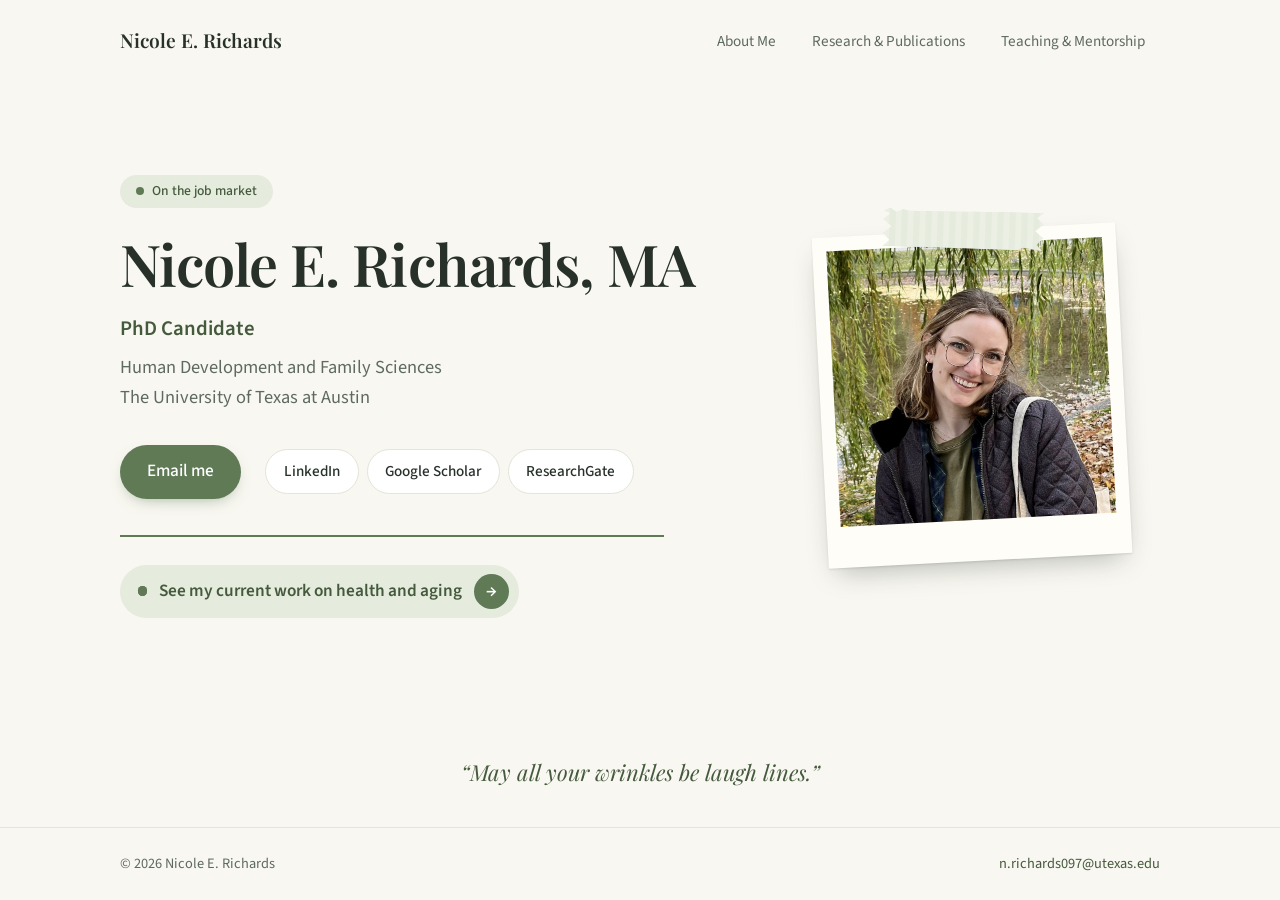
<file: index.html>
<!DOCTYPE html>
<html lang="en">
<head>
  <meta charset="UTF-8">
  <meta name="viewport" content="width=device-width, initial-scale=1.0">
  <title>Nicole E. Richards, MA</title>
  <meta name="description" content="Nicole E. Richards, Human Development and Family Sciences, The University of Texas at Austin. On the job market.">
  <link rel="preconnect" href="https://fonts.googleapis.com">
  <link rel="preconnect" href="https://fonts.gstatic.com" crossorigin>
  <link href="https://fonts.googleapis.com/css2?family=Playfair+Display:wght@500;600&family=Source+Sans+3:wght@400;500;600;700&display=swap" rel="stylesheet">
  <link rel="stylesheet" href="style.css">
</head>
<body>
  <header class="site-header">
    <a class="site-name" href="index.html">Nicole E. Richards</a>
    <nav class="site-nav" aria-label="Main">
      <a href="about.html">About Me</a>
      <a href="research.html">Research &amp; Publications</a>
      <a href="teaching.html">Teaching &amp; Mentorship</a>
    </nav>
  </header>

  <main class="home">
    <div class="home-text">
      <p class="badge">On the job market</p>

      <h1>Nicole E. Richards, MA</h1>

      <p class="role">PhD Candidate</p>

      <p class="affiliation">
        Human Development and Family Sciences<br>
        The University of Texas at Austin
      </p>

      <div class="home-actions">
        <a class="email-btn" href="mailto:n.richards097@utexas.edu">Email me</a>
        <nav class="profiles" aria-label="Profiles">
          <a href="https://www.linkedin.com/in/nicolerichards28/" target="_blank" rel="noopener">LinkedIn</a>
          <a href="https://scholar.google.com/citations?user=Cyvttq0AAAAJ&amp;hl=en" target="_blank" rel="noopener">Google Scholar</a>
          <a href="https://www.researchgate.net/profile/Nicole-Richards-19" target="_blank" rel="noopener">ResearchGate</a>
        </nav>
      </div>

      <hr class="home-divider">

      <a class="work-bubble" href="research.html">
        <span class="pulse" aria-hidden="true"></span>
        <span class="work-label">See my current work on health and aging</span>
        <span class="work-arrow" aria-hidden="true">→</span>
      </a>
    </div>

    <div class="photo">
      <div class="photo-frame">
        <span class="tape" aria-hidden="true"></span>
        <img src="photo.jpg" alt="Nicole E. Richards smiling outdoors under a willow tree" width="900" height="900">
      </div>
    </div>
  </main>
  <aside class="closing-quote">
    <p>“May all your wrinkles be laugh lines.”</p>
  </aside>

  <footer class="site-footer">
    <div class="site-footer-inner">
      <span>© 2026 Nicole E. Richards</span>
      <a href="mailto:n.richards097@utexas.edu">n.richards097@utexas.edu</a>
    </div>
  </footer>
</body>
</html>
</file>
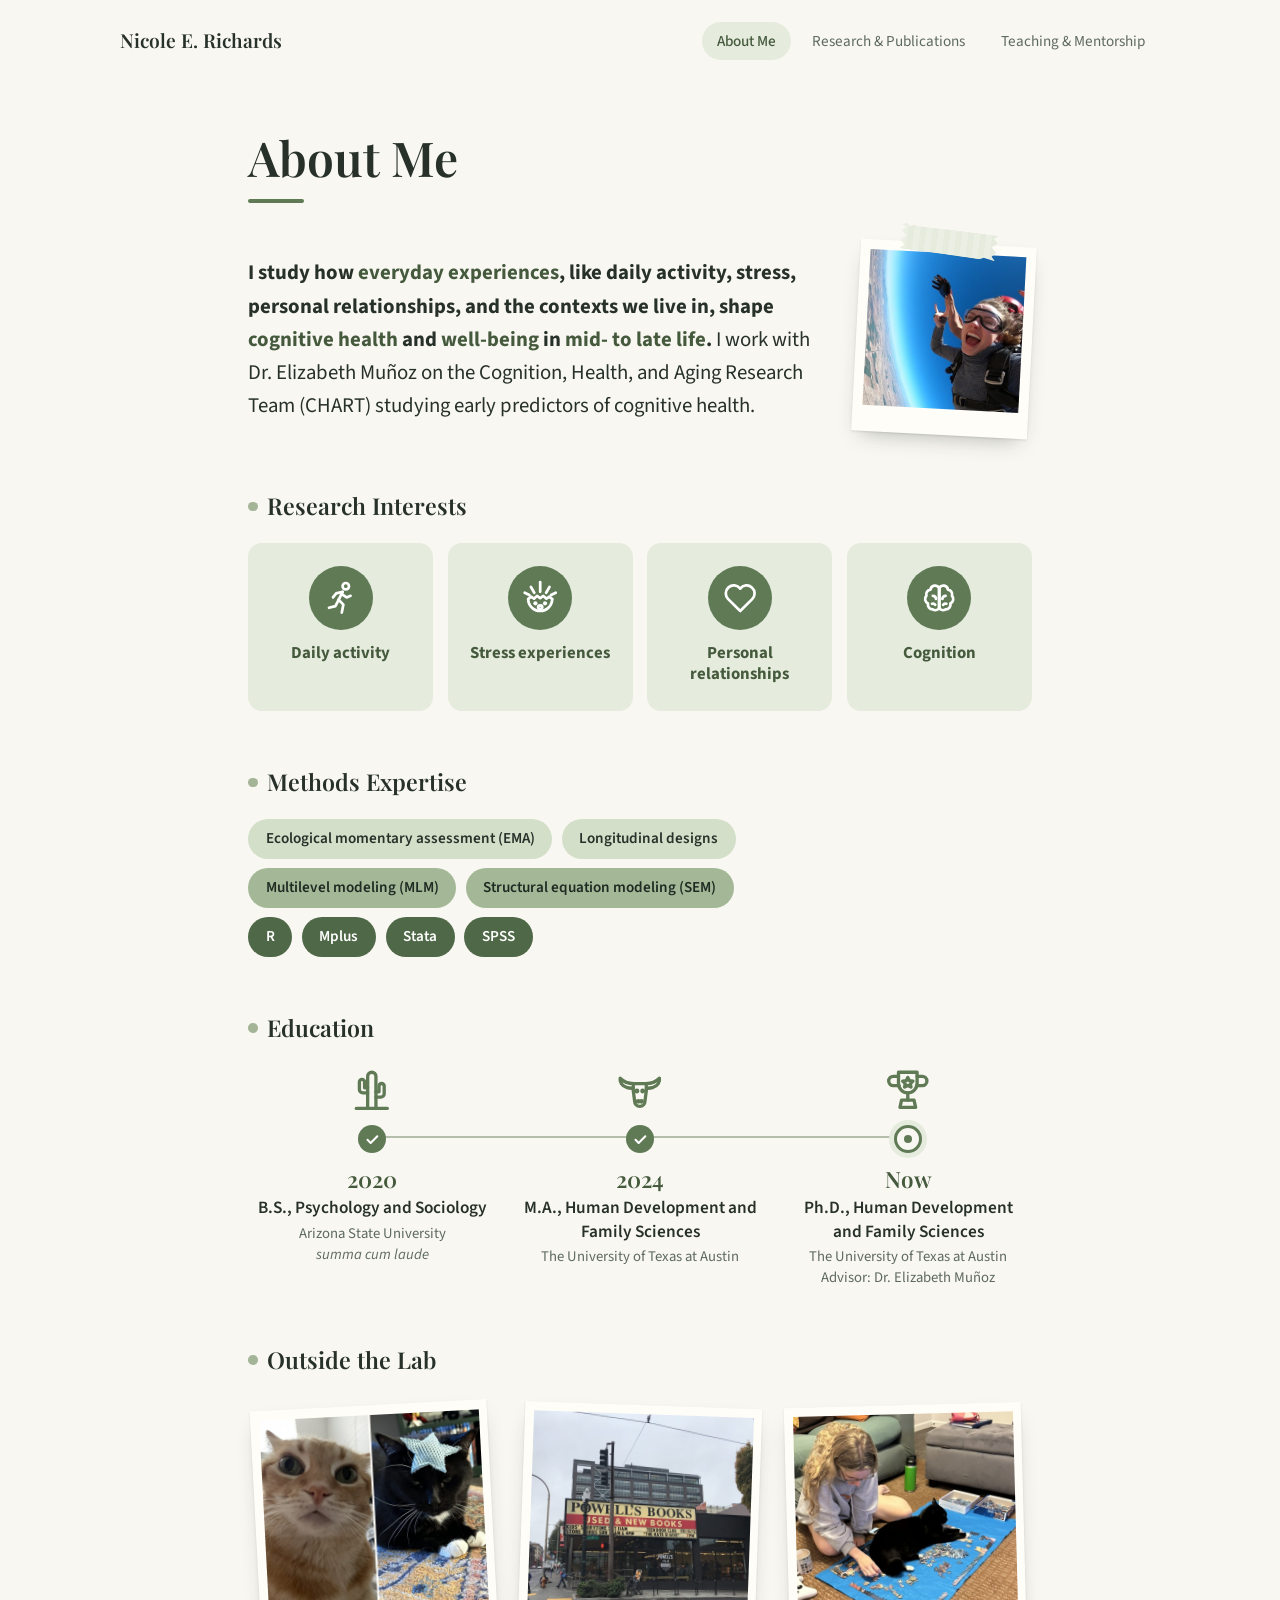
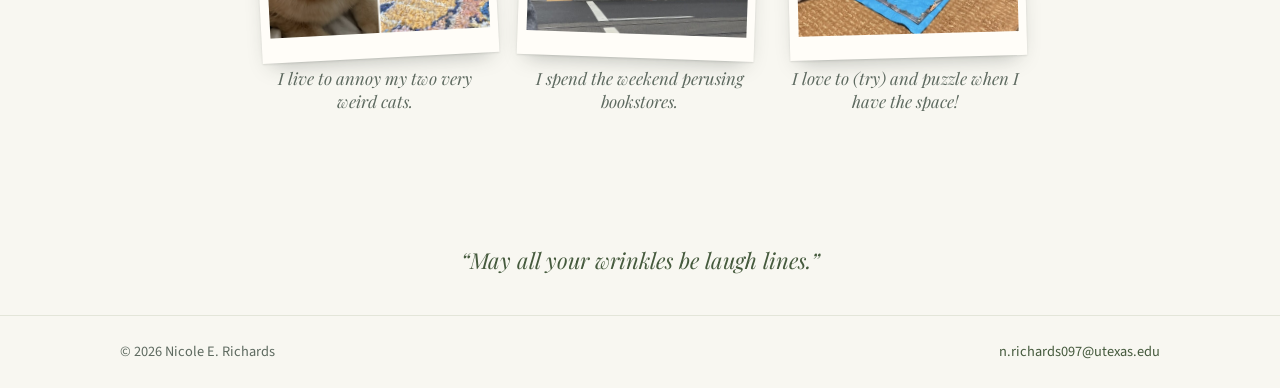
<file: about.html>
<!DOCTYPE html>
<html lang="en">
<head>
  <meta charset="UTF-8">
  <meta name="viewport" content="width=device-width, initial-scale=1.0">
  <title>About Me | Nicole E. Richards, MA</title>
  <link rel="preconnect" href="https://fonts.googleapis.com">
  <link rel="preconnect" href="https://fonts.gstatic.com" crossorigin>
  <link href="https://fonts.googleapis.com/css2?family=Playfair+Display:wght@500;600&family=Source+Sans+3:wght@400;500;600;700&display=swap" rel="stylesheet">
  <link rel="stylesheet" href="style.css">
</head>
<body>
  <header class="site-header">
    <a class="site-name" href="index.html">Nicole E. Richards</a>
    <nav class="site-nav" aria-label="Main">
      <a href="about.html" aria-current="page">About Me</a>
      <a href="research.html">Research &amp; Publications</a>
      <a href="teaching.html">Teaching &amp; Mentorship</a>
    </nav>
  </header>

  <main class="page about">
    <h1>About Me</h1>

    <section class="about-intro">
      <p class="lead">
        <strong class="lead-first">I study how <em>everyday experiences</em>, like daily activity, stress, personal relationships, and the contexts we live in, shape <em>cognitive health</em> and <em>well-being</em> in <em>mid- to late life</em>.</strong> I work with Dr. Elizabeth Muñoz on the Cognition, Health, and Aging Research Team (CHART) studying early predictors of cognitive health.
      </p>
      <div class="mini-photo">
        <span class="tape" aria-hidden="true"></span>
        <img src="images/skydive.jpg" alt="Nicole skydiving, smiling wide in goggles with the desert far below" width="700" height="700">
      </div>
    </section>


    <section>
      <h2>Research Interests</h2>
      <ul class="themes">
        <li id="interest-daily-activity">
          <a class="flip" href="research.html#daily-activity">
            <span class="flip-inner">
              <span class="flip-front">
                <span class="theme-icon"><svg viewBox="0 0 24 24" fill="none" stroke="currentColor" stroke-width="1.7" stroke-linecap="round" stroke-linejoin="round" aria-hidden="true"><circle cx="15.5" cy="4.5" r="2"/><path d="M13.5 8 11 13"/><path d="M13.5 8 9.5 9 7.5 11.5"/><path d="M13 9.5l3 2 2.5-1"/><path d="M11 13l3 3-1 5"/><path d="M11 13l-2 4-4 1"/></svg></span>
                <span class="theme-title">Daily activity</span>
              </span>
              <span class="flip-back">See my work on daily activity <span aria-hidden="true">→</span></span>
            </span>
          </a>
        </li>
        <li id="interest-stress">
          <a class="flip" href="research.html#stress">
            <span class="flip-inner">
              <span class="flip-front">
                <span class="theme-icon"><svg viewBox="0 0 24 24" fill="none" stroke="currentColor" stroke-width="1.7" stroke-linecap="round" stroke-linejoin="round" aria-hidden="true"><path d="M4.5 12.5a7.5 7.5 0 0 0 15 0"/><path d="M4.5 12.5 6.3 11l1.8 1.3L10 10.6l2 1.4 2-1.4 1.9 1.7L17.7 11l1.8 1.5"/><path d="M12 8V2"/><path d="M8.3 8.6 6.2 5"/><path d="M15.7 8.6 17.8 5"/><path d="M5.2 10 2.3 8.6"/><path d="M18.8 10l2.9-1.4"/><path d="M9 15.2h.01"/><path d="M15 15.2h.01"/><ellipse cx="12" cy="17.6" rx="1.3" ry="1.1"/></svg></span>
                <span class="theme-title">Stress experiences</span>
              </span>
              <span class="flip-back">See my work on stress experiences <span aria-hidden="true">→</span></span>
            </span>
          </a>
        </li>
        <li id="interest-relationships">
          <a class="flip" href="research.html#relationships">
            <span class="flip-inner">
              <span class="flip-front">
                <span class="theme-icon"><svg viewBox="0 0 24 24" fill="none" stroke="currentColor" stroke-width="1.7" stroke-linecap="round" stroke-linejoin="round" aria-hidden="true"><path d="M19.5 12.572 12 20l-7.5-7.428A5 5 0 1 1 12 6.006a5 5 0 1 1 7.5 6.572"/></svg></span>
                <span class="theme-title">Personal relationships</span>
              </span>
              <span class="flip-back">See my work on personal relationships <span aria-hidden="true">→</span></span>
            </span>
          </a>
        </li>
        <li id="interest-cognition">
          <a class="flip" href="research.html#cognition">
            <span class="flip-inner">
              <span class="flip-front">
                <span class="theme-icon"><svg viewBox="0 0 24 24" fill="none" stroke="currentColor" stroke-width="1.7" stroke-linecap="round" stroke-linejoin="round" aria-hidden="true"><path d="M12 5.5a3 3 0 0 0-5.5 1.2A3 3 0 0 0 4 10.5a3 3 0 0 0 1 4.8A3 3 0 0 0 8 19a3 3 0 0 0 4-.8z"/><path d="M12 5.5a3 3 0 0 1 5.5 1.2 3 3 0 0 1 2.5 3.8 3 3 0 0 1-1 4.8A3 3 0 0 1 16 19a3 3 0 0 1-4-.8z"/><path d="M12 5.5v12.7"/><path d="M8 10.5c1.2 0 2 .8 2 2"/><path d="M16 10.5c-1.2 0-2 .8-2 2"/><path d="M7.5 15.5c.8-.2 1.6 0 2 .6"/><path d="M16.5 15.5c-.8-.2-1.6 0-2 .6"/></svg></span>
                <span class="theme-title">Cognition</span>
              </span>
              <span class="flip-back">See my work on cognition <span aria-hidden="true">→</span></span>
            </span>
          </a>
        </li>
      </ul>
    </section>

    <section>
      <h2>Methods Expertise</h2>
      <div class="tag-rows">
        <ul class="tags">
          <li class="g1">Ecological momentary assessment (EMA)</li>
          <li class="g2">Longitudinal designs</li>
        </ul>
        <ul class="tags">
          <li class="g3">Multilevel modeling (MLM)</li>
          <li class="g4">Structural equation modeling (SEM)</li>
        </ul>
        <ul class="tags">
          <li class="g5">R</li>
          <li class="g6">Mplus</li>
          <li class="g7">Stata</li>
          <li class="g8">SPSS</li>
        </ul>
      </div>
    </section>

    <section>
      <h2>Education</h2>
      <ol class="timeline">
        <li class="tl-done tl-asu">
          <span class="tl-icon" aria-hidden="true"><svg viewBox="0 0 24 24" fill="none" stroke="currentColor" stroke-width="1.6" stroke-linecap="round" stroke-linejoin="round"><path d="M10 21V5.5a2 2 0 0 1 4 0V21"/><path d="M10 13.5H7.6A1.6 1.6 0 0 1 6 11.9V8.2a1.25 1.25 0 0 1 2.5 0v2.8H10"/><path d="M14 15.5h2.4a1.6 1.6 0 0 0 1.6-1.6v-3.7a1.25 1.25 0 0 0-2.5 0V13H14"/><path d="M4.5 21h15"/></svg></span>
          <span class="tl-dot"><svg viewBox="0 0 24 24" fill="none" stroke="currentColor" stroke-width="3" stroke-linecap="round" stroke-linejoin="round" aria-hidden="true"><path d="M5 12.5l4.5 4.5L19 7.5"/></svg></span>
          <span class="tl-year">2020</span>
          <span class="tl-degree">B.S., Psychology and Sociology</span>
          <span class="tl-place">Arizona State University<br><em>summa cum laude</em></span>
        </li>
        <li class="tl-done tl-ut">
          <span class="tl-icon" aria-hidden="true"><svg viewBox="0 0 24 24" fill="none" stroke="currentColor" stroke-width="1.6" stroke-linecap="round" stroke-linejoin="round"><path d="M9 9C7 9 4.5 8.4 2.5 6.4c-.3 1.8.8 3.6 3 4.4 1.2.4 2.4.5 3.4.4"/><path d="M15 9c2 0 4.5-.6 6.5-2.6.3 1.8-.8 3.6-3 4.4-1.2.4-2.4.5-3.4.4"/><path d="M9 9h6l.3 2.3-.8 6.2a2.5 2.5 0 0 1-5 0l-.8-6.2z"/><path d="M10.6 12.6h.01M13.4 12.6h.01M11.2 17.6h.01M12.8 17.6h.01"/></svg></span>
          <span class="tl-dot"><svg viewBox="0 0 24 24" fill="none" stroke="currentColor" stroke-width="3" stroke-linecap="round" stroke-linejoin="round" aria-hidden="true"><path d="M5 12.5l4.5 4.5L19 7.5"/></svg></span>
          <span class="tl-year">2024</span>
          <span class="tl-degree">M.A., Human Development and Family Sciences</span>
          <span class="tl-place">The University of Texas at Austin</span>
        </li>
        <li class="tl-current tl-ut">
          <span class="tl-icon" aria-hidden="true"><svg viewBox="0 0 24 24" fill="none" stroke="currentColor" stroke-width="1.6" stroke-linecap="round" stroke-linejoin="round"><path d="M7.5 3.5h9v5.5a4.5 4.5 0 0 1-9 0z"/><path d="M7.5 5.5H5a2.25 2.25 0 0 0 0 4.5h2.8"/><path d="M16.5 5.5H19a2.25 2.25 0 0 1 0 4.5h-2.8"/><path d="M12 13.5V17"/><path d="M9 17h6l.8 3.5H8.2z"/><path d="M12 6l.8 1.6 1.7.2-1.25 1.2.3 1.7L12 9.9l-1.55.8.3-1.7L9.5 7.8l1.7-.2z"/></svg></span>
          <span class="tl-dot"></span>
          <span class="tl-year">Now</span>
          <span class="tl-degree">Ph.D., Human Development and Family Sciences</span>
          <span class="tl-place">The University of Texas at Austin<br>Advisor: Dr. Elizabeth Muñoz</span>
        </li>
      </ol>
    </section>

    <section>
      <h2>Outside the Lab</h2>
      <ul class="snapshots">
        <li><div class="snap"><img src="images/cats.jpg" alt="Nicole's two cats: an orange cat staring into the camera and a black-and-white cat wearing a little star on its head" width="900" height="900" loading="lazy"></div><span class="snap-caption">I live to annoy my two very weird cats.</span></li>
        <li><div class="snap"><img src="images/powells.jpg" alt="The storefront of Powell's Books in Portland" width="900" height="900" loading="lazy"></div><span class="snap-caption">I spend the weekend perusing bookstores.</span></li>
        <li><div class="snap"><img src="images/puzzle.jpg" alt="Nicole working on a jigsaw puzzle on the floor while her black cat lies on top of it" width="900" height="900" loading="lazy"></div><span class="snap-caption">I love to (try) and puzzle when I have the space!</span></li>
      </ul>
    </section>
  </main>
  <aside class="closing-quote">
    <p>“May all your wrinkles be laugh lines.”</p>
  </aside>

  <footer class="site-footer">
    <div class="site-footer-inner">
      <span>© 2026 Nicole E. Richards</span>
      <a href="mailto:n.richards097@utexas.edu">n.richards097@utexas.edu</a>
    </div>
  </footer>
</body>
</html>
</file>
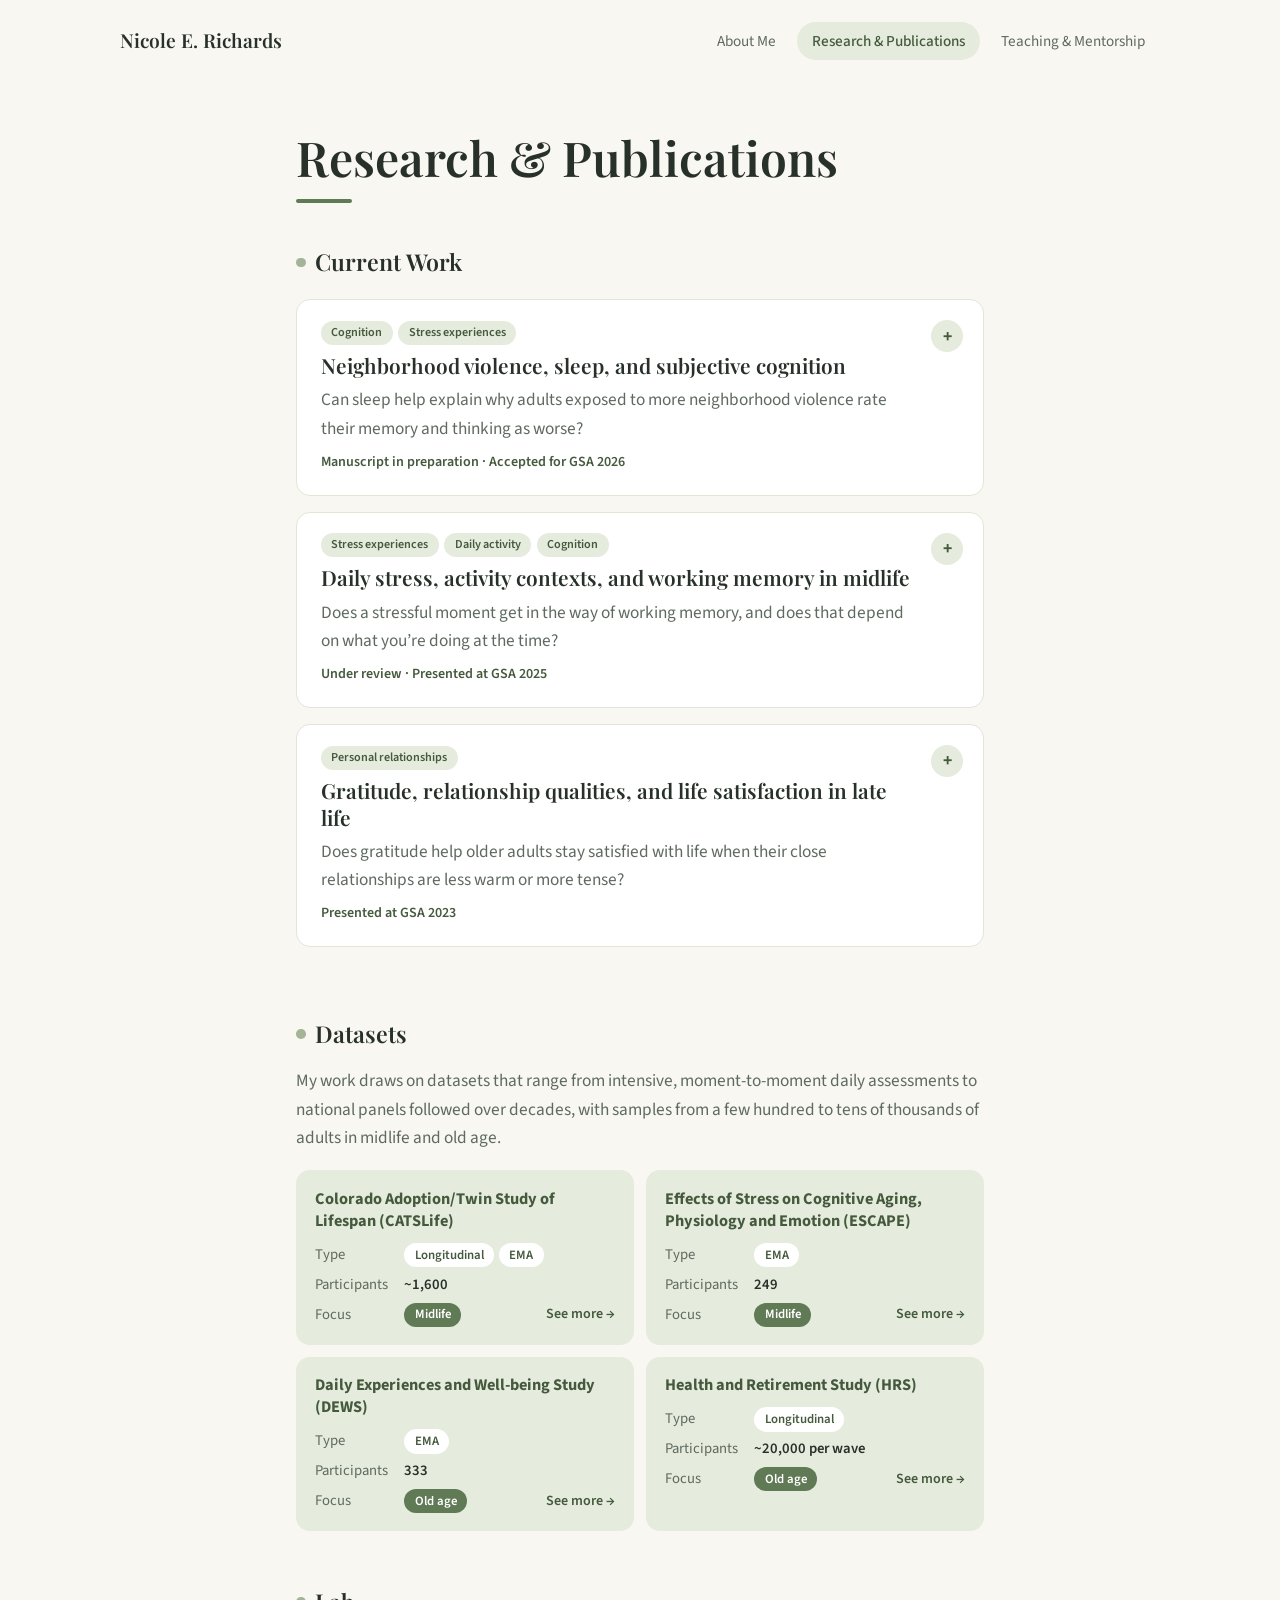
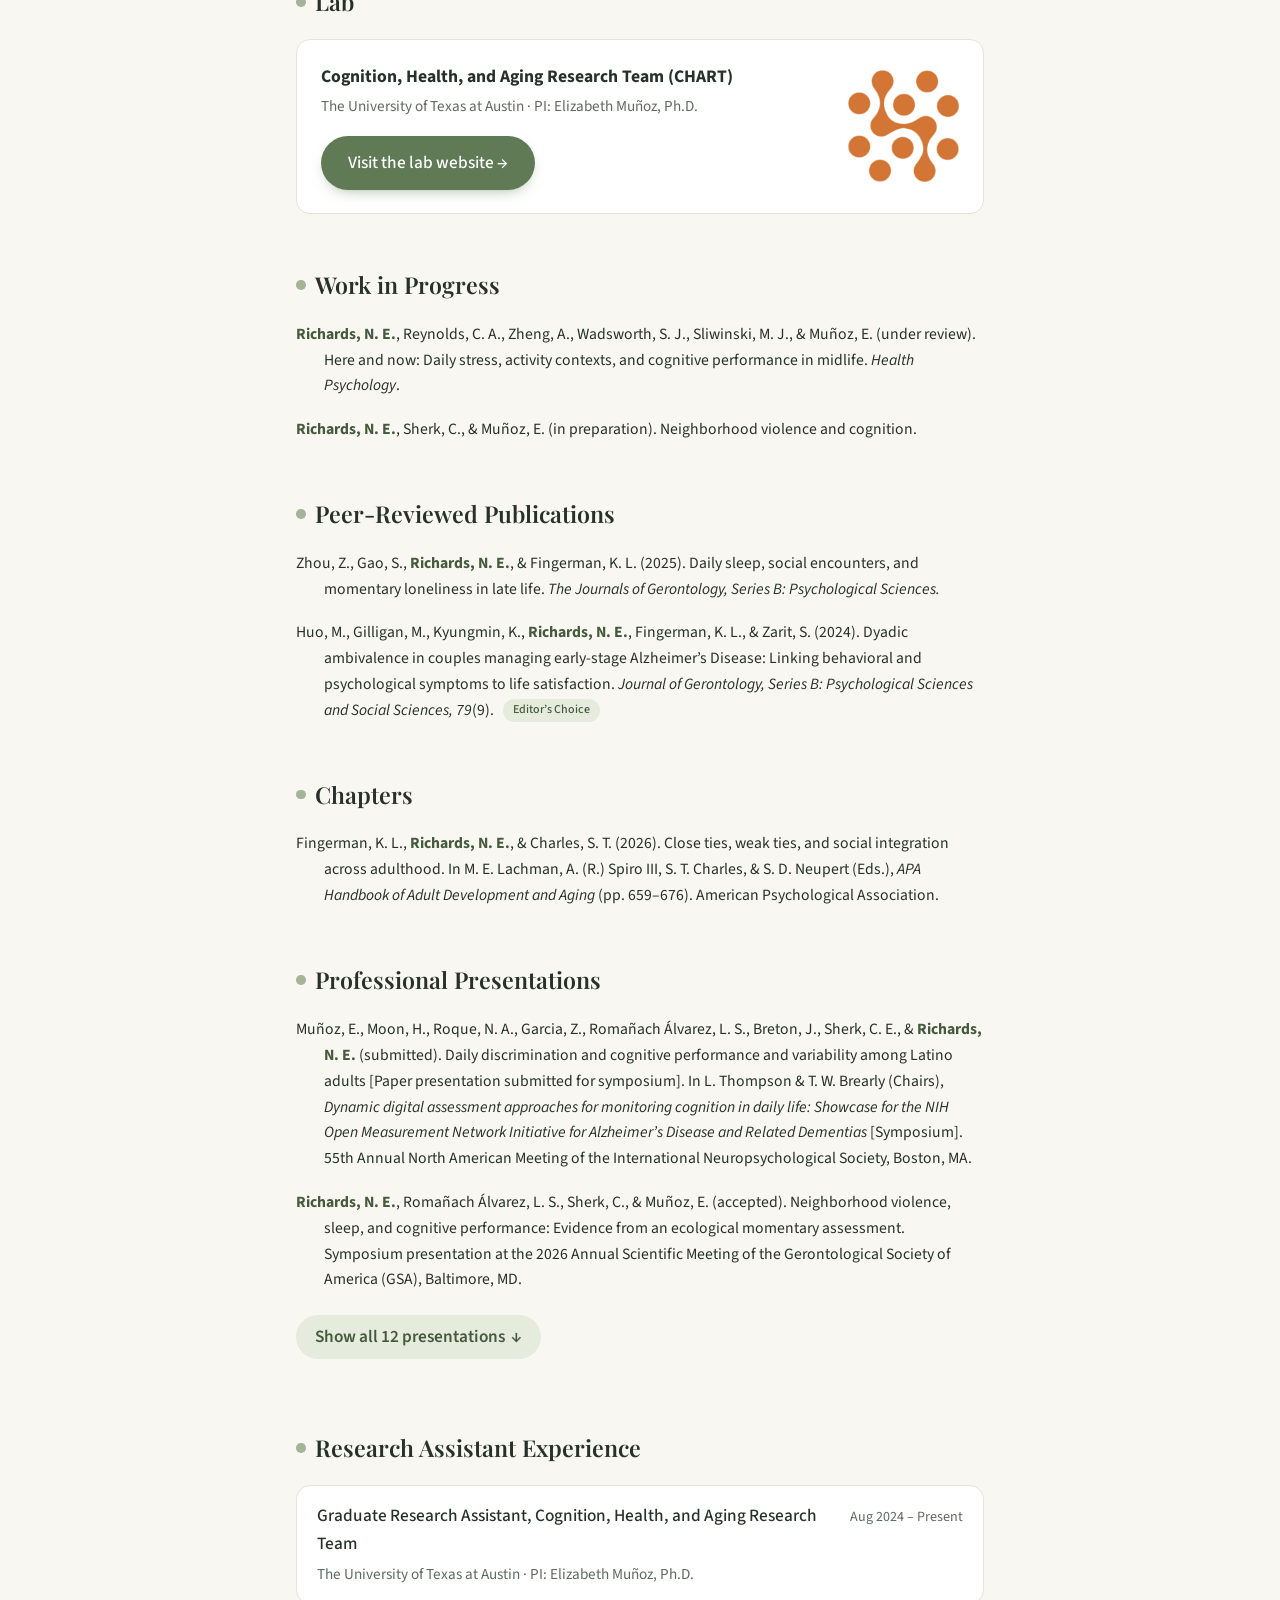
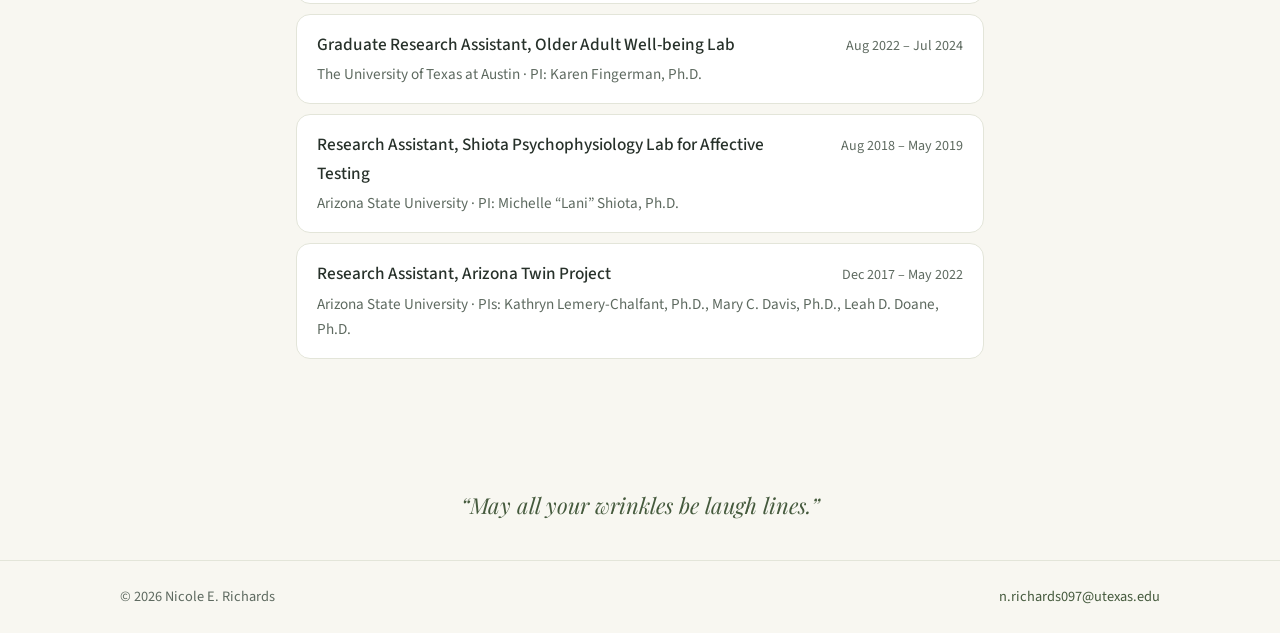
<file: research.html>
<!DOCTYPE html>
<html lang="en">
<head>
  <meta charset="UTF-8">
  <meta name="viewport" content="width=device-width, initial-scale=1.0">
  <title>Research &amp; Publications | Nicole E. Richards, MA</title>
  <link rel="preconnect" href="https://fonts.googleapis.com">
  <link rel="preconnect" href="https://fonts.gstatic.com" crossorigin>
  <link href="https://fonts.googleapis.com/css2?family=Playfair+Display:wght@500;600&family=Source+Sans+3:wght@400;500;600;700&display=swap" rel="stylesheet">
  <link rel="stylesheet" href="style.css">
</head>
<body>
  <header class="site-header">
    <a class="site-name" href="index.html">Nicole E. Richards</a>
    <nav class="site-nav" aria-label="Main">
      <a href="about.html">About Me</a>
      <a href="research.html" aria-current="page">Research &amp; Publications</a>
      <a href="teaching.html">Teaching &amp; Mentorship</a>
    </nav>
  </header>

  <main class="page">
    <h1>Research &amp; Publications</h1>

    <section id="current-projects">
      <h2>Current Work</h2>

      <div class="features">
        <span id="cognition" class="anchor"></span>
        <details class="feature">
          <summary>
            <span class="feature-tags"><a href="about.html#interest-cognition" title="See cognition on About Me">Cognition</a><a href="about.html#interest-stress" title="See stress experiences on About Me">Stress experiences</a></span>
            <span class="feature-title">Neighborhood violence, sleep, and subjective cognition</span>
            <span class="feature-line">Can sleep help explain why adults exposed to more neighborhood violence rate their memory and thinking as worse?</span>
            <span class="feature-status">Manuscript in preparation · Accepted for GSA 2026</span>
          </summary>
          <div class="feature-body">
            <dl>
              <dt>Design</dt><dd>Mailed survey on neighborhood violence, then a 14-day EMA with a morning sleep report and an evening rating of how sharp, fast, and memory-sound the day felt. Multilevel structural equation mediation model in Mplus.</dd>
              <dt>Sample</dt><dd>249 adults ages 25–65 (average age 46.5; 65% women; 63% non-Hispanic Black, 24% Hispanic) living in Co-op City, Bronx, NY</dd>
              <dt>Data</dt><dd>Effects of Stress on Cognitive Aging, Physiology and Emotion (ESCAPE) Project</dd>
              <dt>Key finding</dt><dd>Adults who reported more neighborhood violence slept worse on average, and that poorer sleep accounted for their lower self-rated cognition. Day to day, nights of better-than-usual sleep were followed by sharper-feeling days, which points to sleep as a practical target for support.</dd>
            </dl>
            <ul class="outputs">
              <li><strong>Richards, N. E.</strong>, Sherk, C., &amp; Muñoz, E. (in preparation). Neighborhood violence and cognition.</li>
              <li><strong>Richards, N. E.</strong>, Romañach Álvarez, L. S., Sherk, C., &amp; Muñoz, E. (accepted). Neighborhood violence, sleep, and cognitive performance: Evidence from an ecological momentary assessment. GSA Annual Scientific Meeting, Baltimore, MD.</li>
            </ul>
          </div>
        </details>

        <span id="stress" class="anchor"></span><span id="daily-activity" class="anchor"></span>
        <details class="feature">
          <summary>
            <span class="feature-tags"><a href="about.html#interest-stress" title="See stress experiences on About Me">Stress experiences</a><a href="about.html#interest-daily-activity" title="See daily activity on About Me">Daily activity</a><a href="about.html#interest-cognition" title="See cognition on About Me">Cognition</a></span>
            <span class="feature-title">Daily stress, activity contexts, and working memory in midlife</span>
            <span class="feature-line">Does a stressful moment get in the way of working memory, and does that depend on what you’re doing at the time?</span>
            <span class="feature-status">Under review · Presented at GSA 2025</span>
          </summary>
          <div class="feature-body">
            <dl>
              <dt>Design</dt><dd>14-day smartphone EMA: three working memory tests a day (dot task), each followed by a survey on stress severity and current activity. Three-level multilevel models (moments within people within families).</dd>
              <dt>Sample</dt><dd>440 adults ages 28–51 (average age 36; 58% women), 4,334 assessments</dd>
              <dt>Data</dt><dd>Colorado Adoption/Twin Study of Lifespan (CATSLife)</dd>
              <dt>Key finding</dt><dd>Stress in the moment didn’t predict working memory on its own, but context did. For women, high stress while “doing nothing special” went with worse working memory, while socializing buffered that link. Men showed neither pattern.</dd>
            </dl>
            <ul class="outputs">
              <li><strong>Richards, N. E.</strong>, Reynolds, C. A., Zheng, A., Wadsworth, S. J., Sliwinski, M. J., &amp; Muñoz, E. (under review). Here and now: Daily stress, activity contexts, and cognitive performance in midlife. <em>Health Psychology</em>.</li>
              <li><strong>Richards, N. E.</strong>, Muñoz, E., Zheng, A., Wadsworth, S. J., Sliwinski, M. J., &amp; Reynolds, C. A. (2025, November). Daily cognitive performance under stress: Contextual and gender differences. GSA Annual Scientific Meeting, Boston, MA.</li>
            </ul>
          </div>
        </details>

        <span id="relationships" class="anchor"></span>
        <details class="feature">
          <summary>
            <span class="feature-tags"><a href="about.html#interest-relationships" title="See personal relationships on About Me">Personal relationships</a></span>
            <span class="feature-title">Gratitude, relationship qualities, and life satisfaction in late life</span>
            <span class="feature-line">Does gratitude help older adults stay satisfied with life when their close relationships are less warm or more tense?</span>
            <span class="feature-status">Presented at GSA 2023</span>
          </summary>
          <div class="feature-body">
            <dl>
              <dt>Design</dt><dd>Survey of trait gratitude and life satisfaction, plus ratings of affection and conflict with each of up to 10 closest social partners. Multiple regression with moderation.</dd>
              <dt>Sample</dt><dd>316 community-dwelling adults ages 65–92 (average age 74) in the greater Austin area</dd>
              <dt>Data</dt><dd>Daily Experiences and Well-being Study (DEWS)</dd>
              <dt>Key finding</dt><dd>More affection in close ties went with higher life satisfaction. Gratitude acted as a buffer: less grateful older adults were less satisfied when their relationships were low in affection, while highly grateful adults stayed satisfied either way. Gratitude helped less when conflict was high.</dd>
            </dl>
            <ul class="outputs">
              <li><strong>Richards, N. E.</strong>, Zhou, Z., &amp; Fingerman, K. L. (2023, November). <em>Gratitude, relationship qualities, and life satisfaction in late life.</em> GSA Annual Scientific Meeting, Tampa, FL.</li>
            </ul>
          </div>
        </details>
      </div>
    </section>

    <section id="datasets">
      <h2>Datasets</h2>
      <p class="section-intro">My work draws on datasets that range from intensive, moment-to-moment daily assessments to national panels followed over decades, with samples from a few hundred to tens of thousands of adults in midlife and old age.</p>
      <ul class="datasets">
        <li>
          <span class="ds-name">Colorado Adoption/Twin Study of Lifespan (CATSLife)</span>
          <dl class="ds-facts">
            <dt>Type</dt><dd><span class="ds-type">Longitudinal</span><span class="ds-type">EMA</span></dd>
            <dt>Participants</dt><dd>~1,600</dd>
            <dt>Focus</dt><dd><span class="ds-focus">Midlife</span><a class="ds-more" href="https://www.colorado.edu/ibg/human-research-studies/catslife" target="_blank" rel="noopener">See more <span aria-hidden="true">→</span></a></dd>
          </dl>
        </li>
        <li>
          <span class="ds-name">Effects of Stress on Cognitive Aging, Physiology and Emotion (ESCAPE)</span>
          <dl class="ds-facts">
            <dt>Type</dt><dd><span class="ds-type">EMA</span></dd>
            <dt>Participants</dt><dd>249</dd>
            <dt>Focus</dt><dd><span class="ds-focus">Midlife</span><a class="ds-more" href="https://einsteinmed.edu/departments/neurology/clinical-research-program/escape" target="_blank" rel="noopener">See more <span aria-hidden="true">→</span></a></dd>
          </dl>
        </li>
        <li>
          <span class="ds-name">Daily Experiences and Well-being Study (DEWS)</span>
          <dl class="ds-facts">
            <dt>Type</dt><dd><span class="ds-type">EMA</span></dd>
            <dt>Participants</dt><dd>333</dd>
            <dt>Focus</dt><dd><span class="ds-focus">Old age</span><a class="ds-more" href="https://sites.utexas.edu/owl/projects/" target="_blank" rel="noopener">See more <span aria-hidden="true">→</span></a></dd>
          </dl>
        </li>
        <li>
          <span class="ds-name">Health and Retirement Study (HRS)</span>
          <dl class="ds-facts">
            <dt>Type</dt><dd><span class="ds-type">Longitudinal</span></dd>
            <dt>Participants</dt><dd>~20,000 per wave</dd>
            <dt>Focus</dt><dd><span class="ds-focus">Old age</span><a class="ds-more" href="https://hrs.isr.umich.edu/" target="_blank" rel="noopener">See more <span aria-hidden="true">→</span></a></dd>
          </dl>
        </li>
      </ul>
    </section>

    <section id="lab">
      <h2>Lab</h2>
      <div class="lab-card">
        <a class="lab-logo" href="https://sites.utexas.edu/chart/" target="_blank" rel="noopener">
          <img src="images/chart-logo.png" alt="CHART lab logo" loading="lazy">
        </a>
        <div class="lab-text">
          <p class="lab-name">Cognition, Health, and Aging Research Team (CHART)</p>
          <p class="lab-pi">The University of Texas at Austin · PI: Elizabeth Muñoz, Ph.D.</p>
          <a class="email-btn" href="https://sites.utexas.edu/chart/" target="_blank" rel="noopener">Visit the lab website →</a>
        </div>
      </div>
    </section>

    <section>
      <h2>Work in Progress</h2>
      <ul class="citations">
        <li><strong>Richards, N. E.</strong>, Reynolds, C. A., Zheng, A., Wadsworth, S. J., Sliwinski, M. J., &amp; Muñoz, E. (under review). Here and now: Daily stress, activity contexts, and cognitive performance in midlife. <em>Health Psychology</em>.</li>
        <li><strong>Richards, N. E.</strong>, Sherk, C., &amp; Muñoz, E. (in preparation). Neighborhood violence and cognition.</li>
      </ul>
    </section>

    <section>
      <h2>Peer-Reviewed Publications</h2>
      <ul class="citations">
        <li>Zhou, Z., Gao, S., <strong>Richards, N. E.</strong>, &amp; Fingerman, K. L. (2025). Daily sleep, social encounters, and momentary loneliness in late life. <em>The Journals of Gerontology, Series B: Psychological Sciences.</em></li>
        <li>Huo, M., Gilligan, M., Kyungmin, K., <strong>Richards, N. E.</strong>, Fingerman, K. L., &amp; Zarit, S. (2024). Dyadic ambivalence in couples managing early-stage Alzheimer’s Disease: Linking behavioral and psychological symptoms to life satisfaction. <em>Journal of Gerontology, Series B: Psychological Sciences and Social Sciences, 79</em>(9). <span class="tag">Editor’s Choice</span></li>
      </ul>
    </section>

    <section>
      <h2>Chapters</h2>
      <ul class="citations">
        <li>Fingerman, K. L., <strong>Richards, N. E.</strong>, &amp; Charles, S. T. (2026). Close ties, weak ties, and social integration across adulthood. In M. E. Lachman, A. (R.) Spiro III, S. T. Charles, &amp; S. D. Neupert (Eds.), <em>APA Handbook of Adult Development and Aging</em> (pp. 659–676). American Psychological Association.</li>
      </ul>
    </section>

    <section>
      <h2>Professional Presentations</h2>
      <ul class="citations">
        <li>Muñoz, E., Moon, H., Roque, N. A., Garcia, Z., Romañach Álvarez, L. S., Breton, J., Sherk, C. E., &amp; <strong>Richards, N. E.</strong> (submitted). Daily discrimination and cognitive performance and variability among Latino adults [Paper presentation submitted for symposium]. In L. Thompson &amp; T. W. Brearly (Chairs), <em>Dynamic digital assessment approaches for monitoring cognition in daily life: Showcase for the NIH Open Measurement Network Initiative for Alzheimer’s Disease and Related Dementias</em> [Symposium]. 55th Annual North American Meeting of the International Neuropsychological Society, Boston, MA.</li>
        <li><strong>Richards, N. E.</strong>, Romañach Álvarez, L. S., Sherk, C., &amp; Muñoz, E. (accepted). Neighborhood violence, sleep, and cognitive performance: Evidence from an ecological momentary assessment. Symposium presentation at the 2026 Annual Scientific Meeting of the Gerontological Society of America (GSA), Baltimore, MD.</li>
      </ul>
      <details class="more">
        <summary>Show all 12 presentations</summary>
        <ul class="citations">
          <li>Romañach Álvarez, L. S., <strong>Richards, N. E.</strong>, Mateo, F. P., &amp; Muñoz, E. (2026, May). Chronic stressors and HbA1c levels in older adulthood: Examining the moderating role of living arrangements. Symposium paper at the 2026 Population Association of America Annual Meeting (PAA), St. Louis, MO.</li>
          <li><strong>Richards, N. E.</strong>, Muñoz, E., Zheng, A., Wadsworth, S. J., Sliwinski, M. J., &amp; Reynolds, C. A. (2025, November). Daily cognitive performance under stress: Contextual and gender differences. Symposium presentation at the 2025 Annual Scientific Meeting of the Gerontological Society of America (GSA), Boston, MA.</li>
          <li>Huo, M., Gilligan, M., Kim, K., <strong>Richards, N. E.</strong>, Fingerman, K. L., &amp; Zarit, S. H. (2025, November). Dyadic ambivalence in couples managing early-stage Alzheimer’s disease: Linking behavioral and psychological symptoms to life satisfaction. In S. D. Han (Chair), <em>Journal of Gerontology Psychological Sciences: Featured 2024 Editor’s Choice Articles</em>. Symposium conducted at the 2025 Annual Scientific Meeting of the Gerontological Society of America, Boston, MA.</li>
          <li>Huo, M., Gilligan, M., Kyungmin, K., <strong>Richards, N. E.</strong>, Fingerman, K. L., &amp; Zarit, S. (2024, November). Dyadic ambivalence in couples managing early-stage Alzheimer’s Disease: Linking behavioral and psychological symptoms to life satisfaction. Poster presentation at the 2024 Annual Scientific Meeting of the Gerontological Society of America (GSA), Seattle, WA.</li>
          <li>Zhang, S., <strong>Richards, N. E.</strong>, Gao, S., &amp; Fingerman, K. L. (2024, November). Daily emotion expression, modes of social contact, and well-being in late life. Poster presentation at the 2024 Annual Scientific Meeting of the Gerontological Society of America (GSA), Seattle, WA.</li>
          <li>Gao, S., <strong>Richards, N. E.</strong>, &amp; Fingerman, K. L. (2024, June). <em>Loss of close social partners and sedentary behavior in late life.</em> Symposium presentation at the Society for Ambulatory Assessment Conference 2024, Ann Arbor, MI.</li>
          <li><strong>Richards, N. E.</strong>, Zhou, Z., &amp; Fingerman, K. L. (2023, November). <em>Gratitude, relationship qualities, and life satisfaction in late life.</em> Poster presentation at the 2023 Annual Scientific Meeting of the Gerontological Society of America (GSA), Tampa, FL.</li>
          <li>Kim, Y. K., Zhang, S., <strong>Richards, N. E.</strong>, &amp; Fingerman, K. L. (2022, November). <em>Daily evening electronic media use, sedentary behaviors, and sleep in later life.</em> Symposium presentation at the 2022 Annual Scientific Meeting of the Gerontological Society of America (GSA), Indianapolis, IN.</li>
          <li><strong>Richards, N. E.</strong>, Davis, M. C., Presson, C., &amp; Lemery-Chalfant, K. (2020). <em>The relation between child chronic pain and internalizing symptoms in twins: An analysis of twin relationship qualities as moderators and peer social engagement as a mediator.</em> Poster presented virtually at the 32nd APS Annual Convention, Chicago, IL.</li>
          <li><strong>Richards, N. E.</strong>, Davis, M. C., Presson, C., &amp; Lemery-Chalfant, K. (2020). <em>The relation between child chronic pain and internalizing symptoms: An analysis of sibling relationships as moderators and child social engagement as a mediator.</em> Poster presented virtually at the Arizona Psychology Undergraduate Research Conference, Tempe, AZ.</li>
        </ul>
      </details>
    </section>

    <section>
      <h2>Research Assistant Experience</h2>
      <ul class="entries">
        <li>
          <div class="entry-head"><span class="entry-title">Graduate Research Assistant, Cognition, Health, and Aging Research Team</span><span class="entry-date">Aug 2024 – Present</span></div>
          <p>The University of Texas at Austin · PI: Elizabeth Muñoz, Ph.D.</p>
        </li>
        <li>
          <div class="entry-head"><span class="entry-title">Graduate Research Assistant, Older Adult Well-being Lab</span><span class="entry-date">Aug 2022 – Jul 2024</span></div>
          <p>The University of Texas at Austin · PI: Karen Fingerman, Ph.D.</p>
        </li>
        <li>
          <div class="entry-head"><span class="entry-title">Research Assistant, Shiota Psychophysiology Lab for Affective Testing</span><span class="entry-date">Aug 2018 – May 2019</span></div>
          <p>Arizona State University · PI: Michelle “Lani” Shiota, Ph.D.</p>
        </li>
        <li>
          <div class="entry-head"><span class="entry-title">Research Assistant, Arizona Twin Project</span><span class="entry-date">Dec 2017 – May 2022</span></div>
          <p>Arizona State University · PIs: Kathryn Lemery-Chalfant, Ph.D., Mary C. Davis, Ph.D., Leah D. Doane, Ph.D.</p>
        </li>
      </ul>
    </section>
  </main>
  <aside class="closing-quote">
    <p>“May all your wrinkles be laugh lines.”</p>
  </aside>

  <footer class="site-footer">
    <div class="site-footer-inner">
      <span>© 2026 Nicole E. Richards</span>
      <a href="mailto:n.richards097@utexas.edu">n.richards097@utexas.edu</a>
    </div>
  </footer>
  <script>
    (function () {
      function openFromHash() {
        var a = location.hash && document.querySelector(location.hash + '.anchor');
        if (!a) return;
        var el = a.nextElementSibling;
        while (el && el.tagName !== 'DETAILS') el = el.nextElementSibling;
        if (el) el.open = true;
      }
      window.addEventListener('hashchange', openFromHash);
      openFromHash();
    })();
  </script>
</body>
</html>
</file>
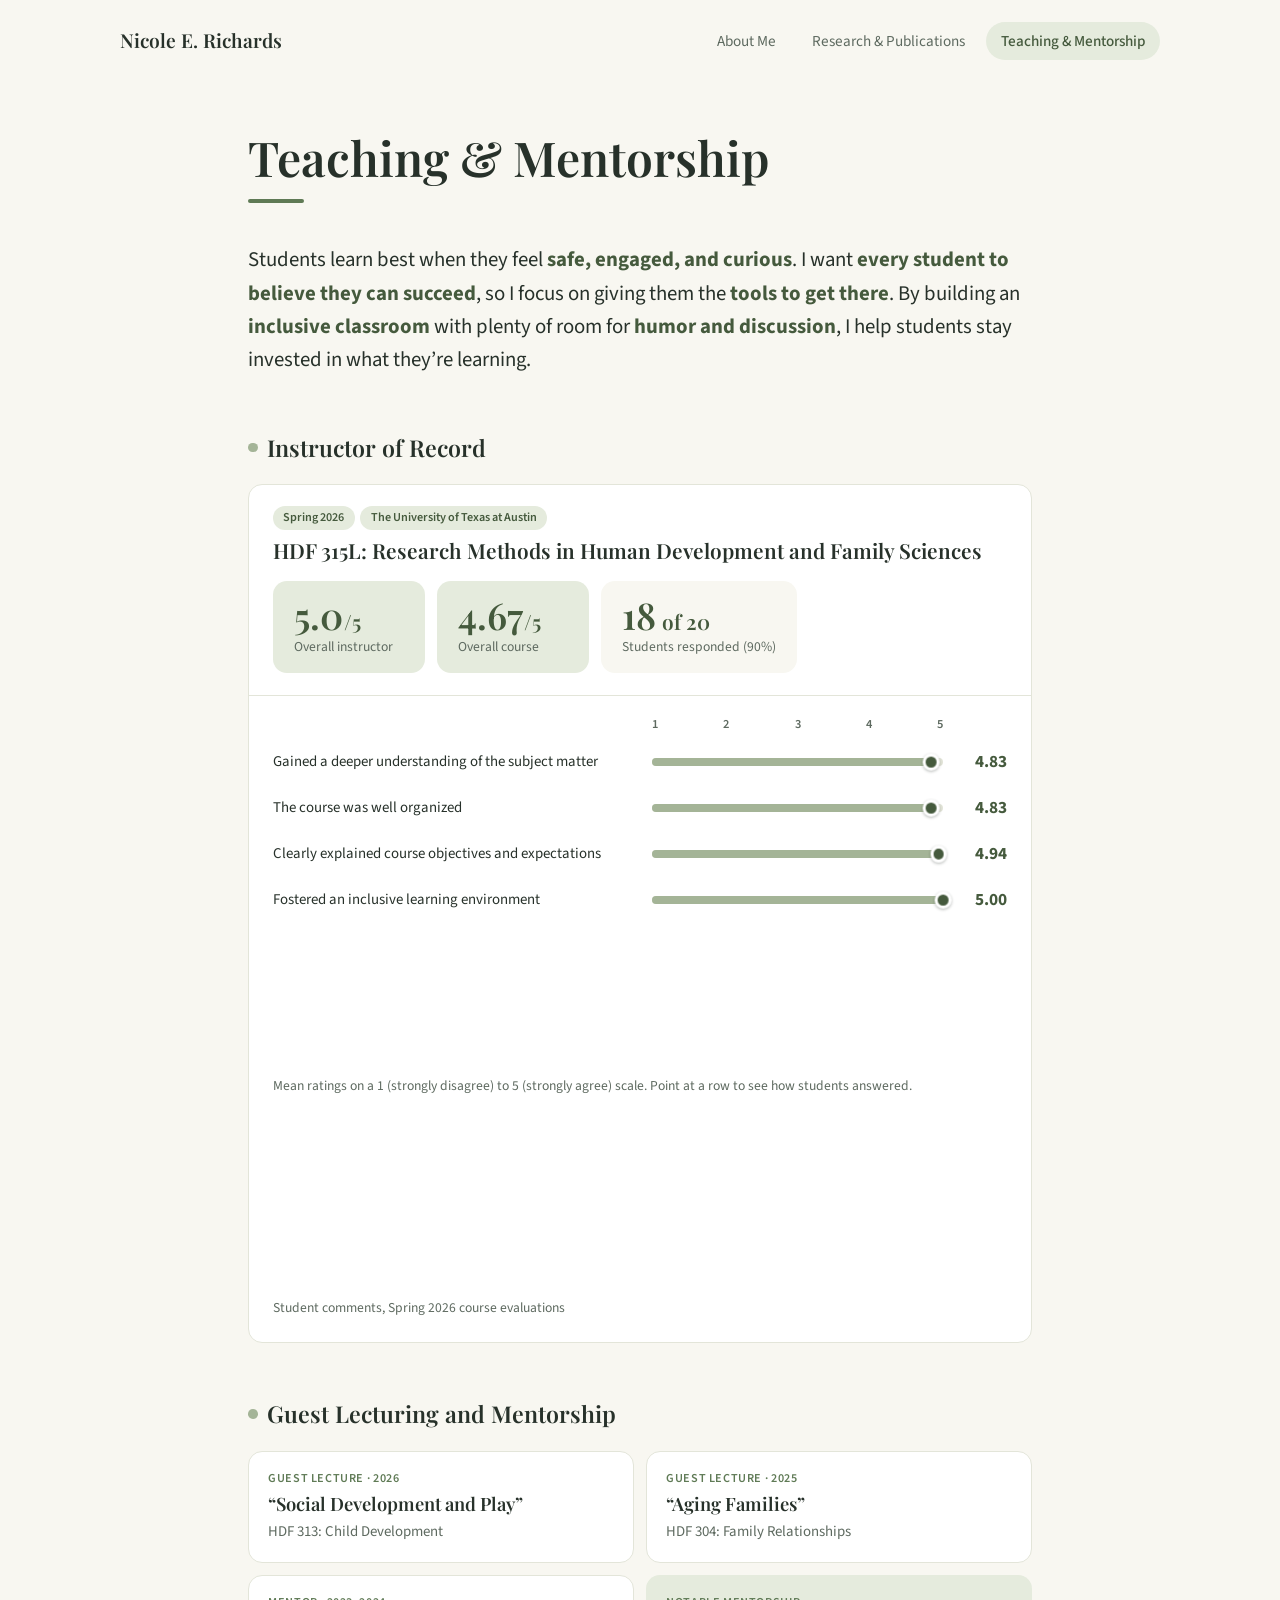
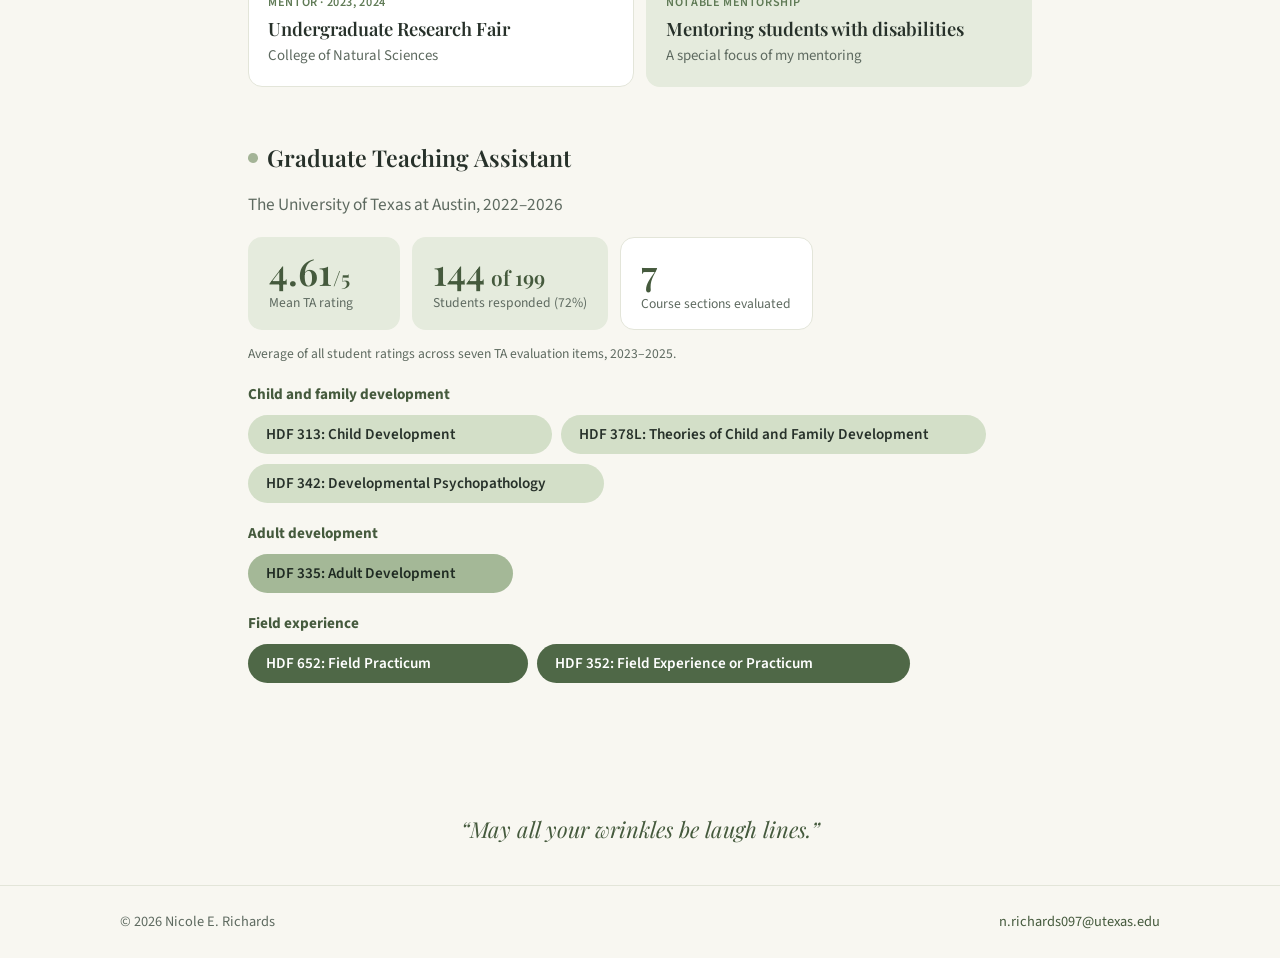
<file: teaching.html>
<!DOCTYPE html>
<html lang="en">
<head>
  <meta charset="UTF-8">
  <meta name="viewport" content="width=device-width, initial-scale=1.0">
  <title>Teaching &amp; Mentorship | Nicole E. Richards, MA</title>
  <link rel="preconnect" href="https://fonts.googleapis.com">
  <link rel="preconnect" href="https://fonts.gstatic.com" crossorigin>
  <link href="https://fonts.googleapis.com/css2?family=Playfair+Display:wght@500;600&family=Source+Sans+3:wght@400;500;600;700&display=swap" rel="stylesheet">
  <link rel="stylesheet" href="style.css">
</head>
<body>
  <header class="site-header">
    <a class="site-name" href="index.html">Nicole E. Richards</a>
    <nav class="site-nav" aria-label="Main">
      <a href="about.html">About Me</a>
      <a href="research.html">Research &amp; Publications</a>
      <a href="teaching.html" aria-current="page">Teaching &amp; Mentorship</a>
    </nav>
  </header>

  <main class="page teaching">
    <h1>Teaching &amp; Mentorship</h1>

    <section class="philosophy">
      <p class="lead">Students learn best when they feel <strong>safe, engaged, and curious</strong>. I want <strong>every student to believe they can succeed</strong>, so I focus on giving them the <strong>tools to get there</strong>. By building an <strong>inclusive classroom</strong> with plenty of room for <strong>humor and discussion</strong>, I help students stay invested in what they’re learning.</p>
    </section>

    <section>
      <h2>Instructor of Record</h2>
      <article class="feature course open-card">
        <div class="course-head">
          <span class="feature-tags"><span>Spring 2026</span><span>The University of Texas at Austin</span></span>
          <span class="feature-title">HDF 315L: Research Methods in Human Development and Family Sciences</span>
          <span class="course-ratings">
            <span class="big-rating"><span class="rating-num">5.0<small>/5</small></span><span class="rating-label">Overall instructor</span></span>
            <span class="big-rating"><span class="rating-num">4.67<small>/5</small></span><span class="rating-label">Overall course</span></span>
            <span class="big-rating plain"><span class="rating-num">18<small> of 20</small></span><span class="rating-label">Students responded (90%)</span></span>
          </span>
        </div>
        <div class="feature-body">
          <div class="scale-head" aria-hidden="true">
            <span></span>
            <span class="scale-ticks"><span>1</span><span>2</span><span>3</span><span>4</span><span>5</span></span>
            <span></span>
          </div>
          <ul class="scale-chart" aria-label="Mean student ratings, 1 = strongly disagree to 5 = strongly agree">
            <li class="scale-row" tabindex="0">
              <span class="scale-label">Gained a deeper understanding of the subject matter</span>
              <span class="scale-track" aria-hidden="true"><span class="scale-fill" style="--p:95.8%"></span><span class="scale-dot" style="--p:95.8%"></span></span>
              <span class="scale-val">4.83</span>
              <span class="scale-tip">83% strongly agree · 17% agree</span>
            </li>
            <li class="scale-row" tabindex="0">
              <span class="scale-label">The course was well organized</span>
              <span class="scale-track" aria-hidden="true"><span class="scale-fill" style="--p:95.8%"></span><span class="scale-dot" style="--p:95.8%"></span></span>
              <span class="scale-val">4.83</span>
              <span class="scale-tip">83% strongly agree · 17% agree</span>
            </li>
            <li class="scale-row" tabindex="0">
              <span class="scale-label">Clearly explained course objectives and expectations</span>
              <span class="scale-track" aria-hidden="true"><span class="scale-fill" style="--p:98.5%"></span><span class="scale-dot" style="--p:98.5%"></span></span>
              <span class="scale-val">4.94</span>
              <span class="scale-tip">94% strongly agree · 6% agree</span>
            </li>
            <li class="scale-row" tabindex="0">
              <span class="scale-label">Fostered an inclusive learning environment</span>
              <span class="scale-track" aria-hidden="true"><span class="scale-fill" style="--p:100.0%"></span><span class="scale-dot" style="--p:100.0%"></span></span>
              <span class="scale-val">5.00</span>
              <span class="scale-tip">100% strongly agree</span>
            </li>
            <li class="scale-row" tabindex="0">
              <span class="scale-label">Effectively explained concepts and subject matter</span>
              <span class="scale-track" aria-hidden="true"><span class="scale-fill" style="--p:100.0%"></span><span class="scale-dot" style="--p:100.0%"></span></span>
              <span class="scale-val">5.00</span>
              <span class="scale-tip">100% strongly agree</span>
            </li>
            <li class="scale-row" tabindex="0">
              <span class="scale-label">Instructional techniques kept me engaged</span>
              <span class="scale-track" aria-hidden="true"><span class="scale-fill" style="--p:97.2%"></span><span class="scale-dot" style="--p:97.2%"></span></span>
              <span class="scale-val">4.89</span>
              <span class="scale-tip">89% strongly agree · 11% agree</span>
            </li>
            <li class="scale-row" tabindex="0">
              <span class="scale-label">Checked for student understanding</span>
              <span class="scale-track" aria-hidden="true"><span class="scale-fill" style="--p:100.0%"></span><span class="scale-dot" style="--p:100.0%"></span></span>
              <span class="scale-val">5.00</span>
              <span class="scale-tip">100% strongly agree</span>
            </li>
          </ul>
          <p class="scale-note">Mean ratings on a 1 (strongly disagree) to 5 (strongly agree) scale. Point at a row to see how students answered.</p>
          <ul class="quotes">
            <li>“Super interactive! Nicole did a great job making lectures engaging and creating activities that apply the concepts we were learning.”</li>
            <li>“A very comfortable environment where I felt safe and heard.”</li>
            <li>“Prof. Richards was really approachable and kind! She was always willing to give feedback and adjust it to meet student needs and comprehension.”</li>
          </ul>
          <p class="scale-note quotes-note">Student comments, Spring 2026 course evaluations</p>
        </div>
      </article>
    </section>

    <section>
      <h2>Guest Lecturing and Mentorship</h2>
      <ul class="mini-cards">
        <li>
          <span class="mini-kicker">Guest lecture · 2026</span>
          <span class="mini-title">“Social Development and Play”</span>
          <span class="mini-sub">HDF 313: Child Development</span>
        </li>
        <li>
          <span class="mini-kicker">Guest lecture · 2025</span>
          <span class="mini-title">“Aging Families”</span>
          <span class="mini-sub">HDF 304: Family Relationships</span>
        </li>
        <li>
          <span class="mini-kicker">Mentor · 2023, 2024</span>
          <span class="mini-title">Undergraduate Research Fair</span>
          <span class="mini-sub">College of Natural Sciences</span>
        </li>
        <li class="mini-focus">
          <span class="mini-kicker">Notable mentorship</span>
          <span class="mini-title">Mentoring students with disabilities</span>
          <span class="mini-sub">A special focus of my mentoring</span>
        </li>
      </ul>
    </section>

    <section>
      <h2>Graduate Teaching Assistant</h2>
      <p class="section-intro">The University of Texas at Austin, 2022–2026</p>
      <div class="course-ratings ta-ratings">
        <span class="big-rating"><span class="rating-num">4.61<small>/5</small></span><span class="rating-label">Mean TA rating</span></span>
        <span class="big-rating"><span class="rating-num">144<small> of 199</small></span><span class="rating-label">Students responded (72%)</span></span>
        <span class="big-rating plain"><span class="rating-num">7</span><span class="rating-label">Course sections evaluated</span></span>
      </div>
      <p class="scale-note ta-note">Average of all student ratings across seven TA evaluation items, 2023–2025.</p>
      <div class="ta-groups">
        <div class="ta-group">
          <h3>Child and family development</h3>
          <ul class="tags">
            <li class="g1">HDF 313: Child Development <span class="yr">2025, 2026</span></li>
            <li class="g1">HDF 378L: Theories of Child and Family Development <span class="yr">2024</span></li>
            <li class="g1">HDF 342: Developmental Psychopathology <span class="yr">2023</span></li>
          </ul>
        </div>
        <div class="ta-group">
          <h3>Adult development</h3>
          <ul class="tags">
            <li class="g3">HDF 335: Adult Development <span class="yr">2022</span></li>
          </ul>
        </div>
        <div class="ta-group">
          <h3>Field experience</h3>
          <ul class="tags">
            <li class="g5">HDF 652: Field Practicum <span class="yr">2023, 2025</span></li>
            <li class="g5">HDF 352: Field Experience or Practicum <span class="yr">2022–2023</span></li>
          </ul>
        </div>
      </div>
    </section>
  </main>
  <aside class="closing-quote">
    <p>“May all your wrinkles be laugh lines.”</p>
  </aside>

  <footer class="site-footer">
    <div class="site-footer-inner">
      <span>© 2026 Nicole E. Richards</span>
      <a href="mailto:n.richards097@utexas.edu">n.richards097@utexas.edu</a>
    </div>
  </footer>
</body>
</html>
</file>
<file: style.css>
:root {
  --bg: #f8f7f1;
  --surface: #ffffff;
  --ink: #27312a;
  --muted: #5e6a60;
  --accent: #5f7a55;        /* sage green */
  --accent-dark: #455a3d;
  --accent-soft: #e5ebdd;
  --sage: #a4b497;
  --sage-soft: #ede8dc;
  --line: #e3e5d9;
  --radius: 14px;
}

* { box-sizing: border-box; margin: 0; padding: 0; }

body {
  background: var(--bg);
  color: var(--ink);
  font-family: "Source Sans 3", system-ui, sans-serif;
  font-size: 1.08rem;
  line-height: 1.65;
  min-height: 100vh;
  display: flex;
  flex-direction: column;
}

h1, h2, .site-name {
  font-family: "Playfair Display", Georgia, serif;
}

a { color: inherit; }

/* ---------- Header & navigation ---------- */
.site-header {
  display: flex;
  flex-wrap: wrap;
  align-items: center;
  justify-content: space-between;
  gap: 0.75rem 2rem;
  max-width: 68rem;
  width: 100%;
  margin: 0 auto;
  padding: 1.4rem 1.5rem;
}

.site-name {
  font-weight: 600;
  font-size: 1.2rem;
  text-decoration: none;
}

.site-nav {
  display: flex;
  flex-wrap: wrap;
  gap: 0.35rem;
}

.site-nav a {
  color: var(--muted);
  font-size: 0.95rem;
  text-decoration: none;
  padding: 0.4rem 0.95rem;
  border-radius: 999px;
  transition: background 0.15s, color 0.15s;
}

.site-nav a:hover,
.site-nav a:focus-visible {
  color: var(--ink);
  background: var(--accent-soft);
}

.site-nav a[aria-current="page"] {
  color: var(--accent-dark);
  background: var(--accent-soft);
  font-weight: 500;
}

/* ---------- Homepage ---------- */
.home {
  flex: 1;
  display: grid;
  grid-template-columns: 1.6fr 1fr;
  align-items: center;
  gap: 4rem;
  max-width: 68rem;
  width: 100%;
  margin: 0 auto;
  padding: 3rem 1.5rem 5rem;
}

.home-text {
  display: flex;
  flex-direction: column;
  align-items: flex-start;
}

.badge {
  display: inline-flex;
  align-items: center;
  gap: 0.5rem;
  font-size: 0.85rem;
  font-weight: 500;
  color: var(--accent-dark);
  background: var(--accent-soft);
  border-radius: 999px;
  padding: 0.35rem 1rem;
  margin-bottom: 1.5rem;
}

.badge::before {
  content: "";
  width: 0.5rem;
  height: 0.5rem;
  border-radius: 50%;
  background: var(--accent);
}

.home h1 {
  font-weight: 600;
  font-size: clamp(2.4rem, 5.2vw, 3.6rem);
  line-height: 1.08;
  letter-spacing: -0.015em;
  margin-bottom: 1.1rem;
}

.role {
  font-size: 1.3rem;
  font-weight: 600;
  color: var(--accent-dark);
  margin-bottom: 0.35rem;
}

.affiliation {
  font-size: 1.15rem;
  color: var(--muted);
  margin-bottom: 2rem;
}

.home-actions {
  display: flex;
  flex-wrap: wrap;
  align-items: center;
  gap: 1rem 1.5rem;
}

.email-btn {
  display: inline-block;
  background: var(--accent);
  color: #fff;
  font-weight: 500;
  text-decoration: none;
  padding: 0.8rem 1.7rem;
  border-radius: 999px;
  box-shadow: 0 6px 16px -8px rgba(95, 122, 85, 0.7);
  transition: background 0.15s, transform 0.15s;
}

.email-btn:hover,
.email-btn:focus-visible {
  background: var(--accent-dark);
  transform: translateY(-1px);
}

.profiles {
  display: flex;
  flex-wrap: wrap;
  gap: 0.5rem;
}

.profiles a {
  color: var(--ink);
  font-size: 0.95rem;
  font-weight: 500;
  text-decoration: none;
  padding: 0.55rem 1.1rem;
  border: 1.5px solid var(--line);
  border-radius: 999px;
  background: var(--surface);
  transition: border-color 0.15s, color 0.15s;
}

.profiles a:hover,
.profiles a:focus-visible {
  border-color: var(--accent);
  color: var(--accent-dark);
}

/* Photo (scrapbook style: square print, washi tape, slightly askew) */
.photo {
  justify-self: center;
  width: 100%;
  max-width: 20rem;
  padding: 1.5rem 0.5rem;
}

.photo-frame {
  position: relative;
  background: #fffdf8;
  padding: 0.9rem 0.9rem 2.6rem;
  transform: rotate(-3deg);
  box-shadow:
    0 1px 2px rgba(39, 49, 42, 0.12),
    0 12px 28px -10px rgba(39, 49, 42, 0.35);
  transition: transform 0.3s ease;
}

.photo-frame:hover {
  transform: rotate(-1.5deg) scale(1.01);
}

.photo img,
.photo .photo-placeholder {
  display: block;
  width: 100%;
  height: auto;
  aspect-ratio: 1 / 1;
  object-fit: cover;
}

.photo-placeholder {
  display: flex !important;
  align-items: center;
  justify-content: center;
  background: var(--accent-soft);
  color: var(--accent-dark);
  font-style: italic;
}

/* Washi tape strips with torn ends */
.tape {
  position: absolute;
  top: -1.25rem;
  left: 50%;
  width: 10rem;
  height: 2.4rem;
  transform: translateX(-50%) rotate(5deg);
  z-index: 2;
  background:
    repeating-linear-gradient(
      90deg,
      rgba(255, 255, 255, 0.22) 0 6px,
      rgba(255, 255, 255, 0) 6px 12px
    ),
    #e5ebdd;
  box-shadow: 0 1px 3px rgba(39, 49, 42, 0.18);
  clip-path: polygon(
    0% 8%, 4% 0%, 8% 10%, 12% 2%, 16% 6%, 100% 0%,
    96% 14%, 100% 30%, 95% 48%, 100% 66%, 96% 84%, 100% 100%,
    88% 92%, 84% 100%, 0% 100%,
    4% 84%, 0% 66%, 5% 48%, 0% 30%, 4% 14%
  );
}

/* ---------- Inner pages ---------- */
.page {
  flex: 1;
  max-width: 46rem;
  width: 100%;
  margin: 0 auto;
  padding: 3rem 1.5rem 4rem;
}

.page h1 {
  font-weight: 600;
  font-size: clamp(2.2rem, 5vw, 3rem);
  line-height: 1.1;
  margin-bottom: 2.5rem;
}

.page h1::after {
  content: "";
  display: block;
  width: 3.5rem;
  height: 4px;
  border-radius: 4px;
  background: var(--accent);
  margin-top: 1rem;
}

.page section {
  margin-bottom: 3.25rem;
}

.page h2 {
  display: flex;
  align-items: center;
  gap: 0.6rem;
  font-weight: 600;
  font-size: 1.45rem;
  margin-bottom: 1.1rem;
}

.page h2::before {
  content: "";
  flex-shrink: 0;
  width: 0.6rem;
  height: 0.6rem;
  border-radius: 50%;
  background: var(--sage);
}

.org {
  color: var(--muted);
  font-size: 0.95rem;
  margin: -0.5rem 0 1rem;
}

/* Citations (APA hanging indent) */
.citations {
  list-style: none;
}

.citations li {
  padding-left: 1.75rem;
  text-indent: -1.75rem;
  margin-bottom: 1.1rem;
  font-size: 0.98rem;
}

.citations strong {
  font-weight: 700;
  color: var(--accent-dark);
}

.tag {
  display: inline-block;
  text-indent: 0;
  font-size: 0.75rem;
  font-weight: 500;
  color: var(--accent-dark);
  background: var(--accent-soft);
  border-radius: 999px;
  padding: 0.1rem 0.65rem;
  margin-left: 0.35rem;
  vertical-align: 0.1em;
}

/* Title + date entries, as soft cards */
.entries {
  list-style: none;
  display: flex;
  flex-direction: column;
  gap: 0.6rem;
}

.entries li {
  background: var(--surface);
  border: 1px solid var(--line);
  border-radius: var(--radius);
  padding: 1rem 1.25rem;
}

.entries.compact li {
  padding: 0.7rem 1.25rem;
}

.entry-head {
  display: flex;
  justify-content: space-between;
  align-items: baseline;
  gap: 1.5rem;
}

.entry-title {
  font-weight: 500;
}

.entry-date {
  flex-shrink: 0;
  color: var(--muted);
  font-size: 0.88rem;
  font-variant-numeric: tabular-nums;
}

.entries p {
  color: var(--muted);
  font-size: 0.95rem;
  margin-top: 0.2rem;
}

/* Teaching ratings */
.ratings {
  display: flex;
  flex-wrap: wrap;
  gap: 0.75rem;
  margin-top: 0.9rem;
}

.rating {
  display: flex;
  flex-direction: column;
  background: var(--accent-soft);
  border-radius: var(--radius);
  padding: 0.85rem 1.25rem;
  min-width: 9rem;
}

.rating-num {
  font-family: "Playfair Display", Georgia, serif;
  font-weight: 600;
  font-size: 1.8rem;
  line-height: 1.1;
  color: var(--accent-dark);
}

.rating-num small {
  font-size: 0.95rem;
  color: var(--muted);
  font-weight: 400;
}

.rating-label {
  font-size: 0.85rem;
  color: var(--muted);
}

.entries p.note {
  font-size: 0.85rem;
  margin-top: 0.6rem;
}

/* Skills */
.skills {
  display: grid;
  grid-template-columns: max-content 1fr;
  gap: 0.5rem 1.5rem;
}

.skills dt { font-weight: 500; }
.skills dd { color: var(--muted); }

/* Placeholder blocks (temporary, until text is written) */
.placeholder-box {
  background: var(--surface);
  border: 1.5px dashed #cdd6c3;
  border-radius: var(--radius);
  padding: 1.5rem;
  min-height: 6rem;
  color: var(--muted);
  font-style: italic;
}

.intro .placeholder-box {
  background: var(--accent-soft);
  border-color: transparent;
}

/* ---------- About page (scannable layout) ---------- */
.page.about { max-width: 52rem; }

.todo {
  background: #fff6d6;
  color: #7a5c00;
  border-radius: 4px;
  padding: 0 0.25rem;
}

.about-intro {
  display: grid;
  grid-template-columns: 1fr 11rem;
  gap: 2.5rem;
  align-items: center;
}

.lead {
  font-size: 1.3rem;
  line-height: 1.6;
}

.lead-first {
  font-weight: 700;
}

.lead-first em {
  font-style: normal;
  color: var(--accent-dark);
}

.mini-photo {
  position: relative;
  background: #fffdf8;
  padding: 0.6rem 0.6rem 1.6rem;
  transform: rotate(3deg);
  box-shadow: 0 1px 2px rgba(39, 49, 42, 0.12), 0 10px 22px -10px rgba(39, 49, 42, 0.35);
}

.mini-photo .photo-placeholder,
.snap .photo-placeholder,
.mini-photo img,
.snap img {
  display: flex;
  width: 100%;
  height: auto;
  aspect-ratio: 1 / 1;
  object-fit: cover;
}

.mini-photo .tape {
  width: 6rem;
  height: 1.6rem;
  top: -0.9rem;
}

/* Research theme flip cards */
.themes {
  list-style: none;
  display: grid;
  grid-template-columns: repeat(4, minmax(0, 1fr));
  gap: 0.9rem;
}

.flip {
  display: block;
  height: 10.5rem;
  perspective: 900px;
  text-decoration: none;
  border-radius: var(--radius);
}

.flip-inner {
  position: relative;
  display: block;
  width: 100%;
  height: 100%;
  transform-style: preserve-3d;
  transition: transform 0.6s cubic-bezier(0.4, 0.2, 0.2, 1);
}

.flip:hover .flip-inner,
.flip:focus-visible .flip-inner {
  transform: rotateY(180deg);
}

.flip-front,
.flip-back {
  position: absolute;
  inset: 0;
  display: flex;
  flex-direction: column;
  align-items: center;
  justify-content: center;
  gap: 0.8rem;
  padding: 1rem;
  text-align: center;
  border-radius: var(--radius);
  backface-visibility: hidden;
  -webkit-backface-visibility: hidden;
}

.flip-front {
  background: var(--accent-soft);
}

.flip-back {
  background: var(--accent);
  color: #fff;
  font-weight: 600;
  font-size: 1.02rem;
  line-height: 1.4;
  transform: rotateY(180deg);
}

.theme-icon {
  display: flex;
  align-items: center;
  justify-content: center;
  width: 4rem;
  height: 4rem;
  flex-shrink: 0;
  border-radius: 50%;
  background: var(--accent);
  color: #fff;
}

.theme-icon svg {
  width: 2.4rem;
  height: 2.4rem;
}

.theme-icon svg path[d$="h.01"] {
  stroke-width: 2.6;
}

.theme-title {
  font-weight: 700;
  color: var(--accent-dark);
  font-size: 1.05rem;
  line-height: 1.3;
  min-height: 2.6em;
  display: flex;
  align-items: flex-start;
  justify-content: center;
}

.flip-front { justify-content: flex-start; padding-top: 1.4rem; }

@media (prefers-reduced-motion: reduce) {
  .flip-inner { transition: none; }
}

/* Method tags: three rows, shades of green */
.tag-rows {
  display: flex;
  flex-direction: column;
  gap: 0.6rem;
}

.tags {
  list-style: none;
  display: flex;
  flex-wrap: wrap;
  gap: 0.6rem;
}

.tags li {
  border-radius: 999px;
  padding: 0.45rem 1.1rem;
  font-weight: 600;
  font-size: 0.95rem;
}

.tags .g1, .tags .g2 { background: #d3dfc8; color: #27312a; }
.tags .g3, .tags .g4 { background: #a4b897; color: #1f2a22; }
.tags .g5, .tags .g6, .tags .g7, .tags .g8 { background: #4f6847; color: #fff; }

/* Education timeline */
.timeline {
  list-style: none;
  display: grid;
  grid-template-columns: repeat(3, minmax(0, 1fr));
  gap: 1.25rem;
  position: relative;
}

/* connecting line runs between the first and last dot centres */
.timeline::before {
  content: "";
  position: absolute;
  top: 4.45rem;
  left: calc(100% / 6);
  right: calc(100% / 6);
  height: 2px;
  background: var(--accent);
  opacity: 0.45;
}

.timeline li {
  position: relative;
  display: flex;
  flex-direction: column;
  align-items: center;
  text-align: center;
  gap: 0.2rem;
}

.tl-icon {
  display: flex;
  align-items: center;
  justify-content: center;
  width: 3.1rem;
  height: 3.1rem;
  margin-bottom: 0.45rem;
  color: var(--accent);
}

.tl-icon svg {
  width: 100%;
  height: 100%;
}

.tl-icon svg path[d$="h.01"] { stroke-width: 2.4; }


.tl-dot {
  position: relative;
  z-index: 1;
  display: flex;
  align-items: center;
  justify-content: center;
  width: 1.8rem;
  height: 1.8rem;
  border-radius: 50%;
  margin-bottom: 0.6rem;
}

.tl-done .tl-dot {
  background: var(--accent);
  color: #fff;
}

.tl-done .tl-dot svg {
  width: 1.05rem;
  height: 1.05rem;
}

.tl-current .tl-dot {
  background: var(--bg);
  border: 3px solid var(--accent);
  box-shadow: 0 0 0 5px var(--accent-soft);
}

.tl-current .tl-dot::after {
  content: "";
  width: 0.55rem;
  height: 0.55rem;
  border-radius: 50%;
  background: var(--accent);
}

.tl-year {
  font-family: "Playfair Display", Georgia, serif;
  font-weight: 600;
  font-size: 1.4rem;
  color: var(--accent-dark);
  line-height: 1.2;
}

.tl-degree { font-weight: 600; line-height: 1.35; max-width: 15rem; }
.tl-place { color: var(--muted); font-size: 0.92rem; line-height: 1.45; }

/* Outside the lab snapshots */
.snapshots {
  list-style: none;
  display: grid;
  grid-template-columns: repeat(3, minmax(0, 1fr));
  gap: 1.75rem;
  padding: 0.5rem 0.5rem 0;
}

.snapshots li {
  display: flex;
  flex-direction: column;
  align-items: center;
  gap: 0.6rem;
}

.snap {
  width: 100%;
  background: #fffdf8;
  padding: 0.55rem 0.55rem 1.5rem;
  box-shadow: 0 1px 2px rgba(39, 49, 42, 0.12), 0 10px 22px -10px rgba(39, 49, 42, 0.35);
  transition: transform 0.3s ease;
}

.snapshots li:nth-child(1) .snap { transform: rotate(-3deg); }
.snapshots li:nth-child(2) .snap { transform: rotate(2deg); }
.snapshots li:nth-child(3) .snap { transform: rotate(-1.5deg); }
.snapshots li .snap:hover { transform: rotate(0) scale(1.03); }

.snap-caption {
  font-family: "Playfair Display", Georgia, serif;
  font-style: italic;
  font-size: 1.05rem;
  line-height: 1.4;
  text-align: center;
  color: var(--muted);
  max-width: 15rem;
}

@media (max-width: 760px) {
  .about-intro { grid-template-columns: 1fr; }
  .mini-photo { max-width: 10rem; order: -1; }
  .themes { grid-template-columns: repeat(2, minmax(0, 1fr)); }
  .flip { height: 9.5rem; }
  .timeline { grid-template-columns: 1fr; gap: 1.5rem; }
  .timeline::before { top: 0.9rem; bottom: 0.9rem; left: 0.9rem; right: auto; width: 2px; height: auto; }
  .timeline li { display: grid; grid-template-columns: 1.8rem 1fr; column-gap: 1rem; align-items: start; text-align: left; }
  .timeline li > :not(.tl-dot) { grid-column: 2; }
  .tl-dot { grid-row: 1 / span 4; margin-bottom: 0; }
  .tl-icon { width: 1.8rem; height: 1.8rem; margin-bottom: 0.1rem; }
  .snapshots { grid-template-columns: repeat(2, minmax(0, 1fr)); }
}

/* ---------- Research page ---------- */
.theme-groups {
  display: flex;
  flex-direction: column;
  gap: 1.75rem;
}

.theme-group { scroll-margin-top: 1.5rem; }
.themes li { scroll-margin-top: 6rem; }

.theme-group h3 {
  display: flex;
  align-items: center;
  gap: 0.7rem;
  font-size: 1.1rem;
  font-weight: 700;
  color: var(--accent-dark);
  margin-bottom: 0.7rem;
}

.theme-icon.sm { width: 2.4rem; height: 2.4rem; }
.theme-icon.sm svg { width: 1.45rem; height: 1.45rem; }

.project {
  background: var(--surface);
  border: 1px solid var(--line);
  border-left: 4px solid var(--accent);
  border-radius: 0;
  padding: 1rem 1.25rem;
  margin-bottom: 0.6rem;
}

.project-head {
  display: flex;
  justify-content: space-between;
  align-items: baseline;
  gap: 1rem;
  margin-bottom: 0.25rem;
}

.project h4 { font-size: 1.05rem; font-weight: 700; }

.status {
  flex-shrink: 0;
  font-size: 0.78rem;
  font-weight: 600;
  color: var(--accent-dark);
  background: var(--accent-soft);
  border-radius: 999px;
  padding: 0.15rem 0.7rem;
}

.project p { color: var(--muted); font-size: 0.97rem; }

.mini-tags {
  list-style: none;
  display: flex;
  flex-wrap: wrap;
  gap: 0.4rem;
  margin-top: 0.6rem;
}

.mini-tags li {
  font-size: 0.8rem;
  font-weight: 600;
  background: #d3dfc8;
  border-radius: 999px;
  padding: 0.15rem 0.7rem;
}

.datasets {
  list-style: none;
  display: grid;
  grid-template-columns: repeat(2, minmax(0, 1fr));
  gap: 0.75rem;
}

.datasets li {
  display: flex;
  flex-direction: column;
  gap: 0.3rem;
  background: var(--accent-soft);
  border-radius: var(--radius);
  padding: 1.1rem 1.2rem;
}

.ds-name { font-weight: 700; color: var(--accent-dark); line-height: 1.35; font-size: 1.02rem; }

.ds-facts {
  display: grid;
  grid-template-columns: max-content 1fr;
  gap: 0.35rem 1rem;
  margin-top: 0.4rem;
  font-size: 0.92rem;
  align-items: center;
}
.ds-facts dt { color: var(--muted); }
.ds-facts dd { font-weight: 600; display: flex; flex-wrap: wrap; align-items: center; gap: 0.3rem; }

.ds-more {
  margin-left: auto;
  font-size: 0.88rem;
  font-weight: 600;
  color: var(--accent-dark);
  text-decoration: none;
  white-space: nowrap;
}
.ds-more span { display: inline-block; transition: transform 0.2s; }
.ds-more:hover, .ds-more:focus-visible { text-decoration: underline; }
.ds-more:hover span { transform: translateX(3px); }
.ds-type, .ds-focus {
  font-size: 0.8rem;
  font-weight: 600;
  border-radius: 999px;
  padding: 0.1rem 0.65rem;
}
.ds-type { background: var(--surface); color: var(--accent-dark); }
.ds-focus { background: var(--accent); color: #fff; }

@media (max-width: 560px) { .datasets { grid-template-columns: 1fr; } }
.ds-desc { color: var(--muted); font-size: 0.93rem; align-self: flex-start; }
.ds-link { font-weight: 600; font-size: 0.9rem; color: var(--accent-dark); text-decoration: none; align-self: flex-start; margin-top: 0.3rem; }

.lab-card {
  display: flex;
  flex-wrap: wrap;
  align-items: center;
  justify-content: space-between;
  gap: 1rem 2rem;
  background: var(--surface);
  border: 1px solid var(--line);
  border-radius: var(--radius);
  padding: 1.4rem 1.5rem;
}

.lab-card { flex-wrap: nowrap; }
.lab-text { display: flex; flex-direction: column; align-items: flex-start; gap: 0.9rem; }
.lab-text .email-btn { margin-top: 0.2rem; }
.lab-text .lab-pi { margin-top: -0.75rem; }
.lab-logo { order: 2; flex-shrink: 0; display: block; }
.lab-logo img { display: block; max-width: 7rem; max-height: 7rem; width: auto; height: auto; }
.lab-name { font-weight: 700; font-size: 1.1rem; }
@media (max-width: 560px) {
  .lab-card { flex-wrap: wrap; }
  .lab-logo { order: 0; }
}
.lab-pi { color: var(--muted); font-size: 0.95rem; }

.more summary {
  display: inline-flex;
  cursor: pointer;
  font-weight: 600;
  color: var(--accent-dark);
  background: var(--accent-soft);
  border-radius: 999px;
  padding: 0.5rem 1.2rem;
  list-style: none;
  margin: 0.25rem 0 1.1rem;
}

.more summary::-webkit-details-marker { display: none; }
.more summary::after { content: " ↓"; margin-left: 0.35rem; }
.more[open] summary::after { content: " ↑"; }

.section-intro { color: var(--muted); margin: -0.25rem 0 1.1rem; }

/* Current Work: featured first-author projects */
.features { display: flex; flex-direction: column; }
.feature + .anchor, .feature { margin-bottom: 0; }
.features .feature { margin-bottom: 1rem; }
.anchor { display: block; scroll-margin-top: 1.5rem; }

.feature {
  background: var(--surface);
  border: 1px solid var(--line);
  border-radius: var(--radius);
  transition: border-color 0.2s, box-shadow 0.25s, transform 0.25s;
}
.feature:hover { border-color: var(--sage); transform: translateY(-2px); box-shadow: 0 10px 24px -16px rgba(39, 49, 42, 0.5); }
.feature[open] { border-color: var(--accent); transform: none; }

.feature summary {
  list-style: none;
  cursor: pointer;
  position: relative;
  display: flex;
  flex-direction: column;
  gap: 0.45rem;
  padding: 1.3rem 4rem 1.3rem 1.5rem;
}
.feature summary::-webkit-details-marker { display: none; }
.feature summary::after {
  content: "+";
  position: absolute;
  right: 1.25rem;
  top: 1.25rem;
  width: 2rem;
  height: 2rem;
  border-radius: 50%;
  background: var(--accent-soft);
  color: var(--accent-dark);
  font-weight: 700;
  font-size: 1.1rem;
  display: flex;
  align-items: center;
  justify-content: center;
  transition: transform 0.25s, background 0.25s, color 0.25s;
}
.feature:hover summary::after { background: var(--accent); color: #fff; }
.feature[open] summary::after { transform: rotate(45deg); background: var(--accent); color: #fff; }

.feature-tags { display: flex; flex-wrap: wrap; gap: 0.35rem; }
.feature-tags a {
  text-decoration: none;
  transition: background 0.2s, color 0.2s;
}
.feature-tags a:hover,
.feature-tags a:focus-visible {
  background: var(--accent);
  color: #fff;
}
.feature-tags span,
.feature-tags a {
  font-size: 0.76rem;
  font-weight: 600;
  color: var(--accent-dark);
  background: var(--accent-soft);
  border-radius: 999px;
  padding: 0.12rem 0.65rem;
}
.feature-title {
  font-family: "Playfair Display", Georgia, serif;
  font-weight: 600;
  font-size: 1.3rem;
  line-height: 1.3;
}
.feature-line { color: var(--muted); align-self: flex-start; }
.feature-status { font-size: 0.88rem; color: var(--accent-dark); font-weight: 600; }

.feature-body {
  border-top: 1px solid var(--line);
  padding: 1.1rem 1.5rem 1.4rem;
}
.feature-body dl {
  display: grid;
  grid-template-columns: max-content 1fr;
  gap: 0.4rem 1.25rem;
  margin-bottom: 1rem;
}
.feature-body dt { font-weight: 600; color: var(--accent-dark); }
.feature-body dd { justify-self: start; }

.outputs { list-style: none; display: flex; flex-direction: column; gap: 0.6rem; }
.outputs li {
  font-size: 0.9rem;
  color: var(--muted);
  padding-left: 1rem;
  border-left: 3px solid var(--accent-soft);
}
.outputs strong { color: var(--accent-dark); }

/* ---------- Teaching page ---------- */
.page.teaching { max-width: 52rem; }
.philosophy .lead { align-self: flex-start; }
.philosophy .lead strong { font-weight: 700; color: var(--accent-dark); }

.course summary { padding-bottom: 1.5rem; }
.course-ratings { display: flex; flex-wrap: wrap; gap: 0.75rem; margin-top: 0.6rem; }
.big-rating {
  display: flex;
  flex-direction: column;
  background: var(--accent-soft);
  border-radius: var(--radius);
  padding: 0.9rem 1.3rem;
  min-width: 9.5rem;
}
.big-rating .rating-num { font-size: 2.3rem; }
.big-rating .rating-num small { font-size: 1.3rem; font-weight: 600; color: var(--accent-dark); margin-left: 0.1rem; }
.big-rating.plain { background: var(--bg); }

.student-quote {
  margin-top: 0.4rem;
  font-family: "Playfair Display", Georgia, serif;
  font-style: italic;
  font-size: 1.15rem;
  color: var(--accent-dark);
  border-left: 3px solid var(--accent);
  padding: 0.2rem 0 0.2rem 1rem;
  display: inline-block;
}

.ta-ratings { margin: 0 0 0.4rem; }
.ta-ratings .big-rating.plain { background: var(--surface); border: 1px solid var(--line); }
.ta-note { margin: 0 0 1.4rem; }
.ta-groups { display: flex; flex-direction: column; gap: 1.1rem; }
.ta-group h3 {
  font-size: 0.95rem;
  font-weight: 700;
  color: var(--accent-dark);
  margin-bottom: 0.5rem;
}
.tags .yr { font-weight: 400; opacity: 0.8; margin-left: 0.35rem; }

.mini-cards {
  list-style: none;
  display: grid;
  grid-template-columns: repeat(2, minmax(0, 1fr));
  gap: 0.75rem;
}
.mini-cards li {
  display: flex;
  flex-direction: column;
  gap: 0.2rem;
  background: var(--surface);
  border: 1px solid var(--line);
  border-radius: var(--radius);
  padding: 1.1rem 1.2rem;
}
.mini-cards li.mini-focus { background: var(--accent-soft); border-color: transparent; }
.mini-kicker { font-size: 0.76rem; font-weight: 600; letter-spacing: 0.05em; text-transform: uppercase; color: var(--accent); align-self: flex-start; }
.mini-title { font-family: "Playfair Display", Georgia, serif; font-weight: 600; font-size: 1.15rem; line-height: 1.3; align-self: flex-start; }
.mini-sub { color: var(--muted); font-size: 0.93rem; align-self: flex-start; }

@media (max-width: 760px) {
  .mini-cards { grid-template-columns: 1fr; }
}

/* Instructor evaluation scale chart */
.open-card:hover { transform: none; box-shadow: none; border-color: var(--line); }
.course-head { display: flex; flex-direction: column; gap: 0.45rem; padding: 1.3rem 1.5rem 1.4rem; }

.scale-head, .scale-row {
  display: grid;
  grid-template-columns: minmax(0, 1.25fr) minmax(0, 1fr) 3rem;
  column-gap: 1rem;
  row-gap: 0;
  align-items: center;
}
.scale-ticks {
  display: flex;
  justify-content: space-between;
  font-size: 0.78rem;
  font-weight: 600;
  color: var(--muted);
  margin-bottom: 0.3rem;
}
.scale-chart { list-style: none; display: flex; flex-direction: column; }
.scale-row {
  position: relative;
  padding: 0.55rem 0.5rem;
  margin: 0 -0.5rem;
  border-radius: 8px;
  transition: background 0.2s;
  outline: none;
}
.scale-row:hover, .scale-row:focus-visible { background: var(--accent-soft); }
.scale-label { font-size: 0.93rem; line-height: 1.35; }
.scale-track {
  position: relative;
  height: 0.5rem;
  border-radius: 999px;
  background:
    linear-gradient(90deg, transparent calc(25% - 1px), #fff calc(25% - 1px), #fff calc(25% + 1px), transparent calc(25% + 1px),
      transparent calc(50% - 1px), #fff calc(50% - 1px), #fff calc(50% + 1px), transparent calc(50% + 1px),
      transparent calc(75% - 1px), #fff calc(75% - 1px), #fff calc(75% + 1px), transparent calc(75% + 1px)),
    var(--line);
}
.scale-fill {
  position: absolute; left: 0; top: 0; bottom: 0;
  width: var(--p);
  border-radius: 999px;
  background: var(--sage);
  transform-origin: left;
  animation: scale-grow 0.9s cubic-bezier(0.2, 0.7, 0.2, 1) both;
}
.scale-dot {
  position: absolute; top: 50%;
  left: var(--p);
  width: 1.05rem; height: 1.05rem;
  border-radius: 50%;
  background: var(--accent-dark);
  border: 3px solid #fff;
  box-shadow: 0 1px 3px rgba(39, 49, 42, 0.35);
  transform: translate(-50%, -50%);
  animation: dot-in 0.9s cubic-bezier(0.2, 0.7, 0.2, 1) both;
}
.scale-val { font-weight: 700; color: var(--accent-dark); text-align: right; font-variant-numeric: tabular-nums; }
.scale-tip {
  grid-column: 1 / -1;
  font-size: 0.82rem;
  font-weight: 600;
  color: var(--accent-dark);
  max-height: 0;
  opacity: 0;
  overflow: hidden;
  margin-top: 0;
  transition: max-height 0.2s, opacity 0.2s, margin 0.2s;
}
.scale-row:hover .scale-tip, .scale-row:focus-visible .scale-tip { max-height: 2rem; opacity: 1; margin-top: 0.3rem; }
.scale-note { font-size: 0.85rem; color: var(--muted); margin: 0.8rem 0 1rem; }

@keyframes scale-grow { from { transform: scaleX(0); } to { transform: scaleX(1); } }
@keyframes dot-in { from { left: 0; opacity: 0; } to { left: var(--p); opacity: 1; } }
@media (prefers-reduced-motion: reduce) { .scale-fill, .scale-dot { animation: none; } }
@media (max-width: 560px) {
  .scale-head { display: none; }
  .scale-row { grid-template-columns: 1fr 3rem; row-gap: 0.4rem; }
  .scale-tip { max-height: none; opacity: 1; margin-top: -0.2rem; font-weight: 400; color: var(--muted); }
  .scale-label { grid-column: 1 / -1; }
}

.quotes {
  list-style: none;
  display: grid;
  grid-template-columns: repeat(3, minmax(0, 1fr));
  gap: 0.75rem;
}
.quotes li {
  position: relative;
  background: var(--accent-soft);
  border-radius: var(--radius);
  padding: 1rem 1.1rem;
  border-left: 3px solid var(--accent);
  font-family: "Playfair Display", Georgia, serif;
  font-style: italic;
  font-size: 1rem;
  line-height: 1.5;
  color: var(--accent-dark);
}
.quotes-note { margin-top: 0.5rem; margin-bottom: 0; }
@media (max-width: 760px) { .quotes { grid-template-columns: 1fr; } }

/* Homepage divider + work link */
.home-divider {
  align-self: stretch;
  max-width: 34rem;
  border: 0;
  height: 2px;
  background: var(--accent);
  margin: 2.25rem 0 1.75rem;
}

.work-bubble {
  position: relative;
  overflow: hidden;
  isolation: isolate;
  display: inline-flex;
  align-items: center;
  gap: 0.75rem;
  background: var(--accent-soft);
  color: var(--accent-dark);
  font-weight: 600;
  text-decoration: none;
  padding: 0.55rem 0.6rem 0.55rem 1.1rem;
  border-radius: 999px;
  animation: bubble-float 4s ease-in-out infinite;
  transition: color 0.3s ease, box-shadow 0.3s ease;
}

/* Sage fill that sweeps in from the left on hover */
.work-bubble::before {
  content: "";
  position: absolute;
  inset: 0;
  z-index: -1;
  background: var(--accent);
  border-radius: inherit;
  transform: scaleX(0);
  transform-origin: left center;
  transition: transform 0.4s cubic-bezier(0.65, 0, 0.35, 1);
}

/* Soft shimmer that passes across every few seconds */
.work-bubble::after {
  content: "";
  position: absolute;
  top: 0;
  bottom: 0;
  left: -40%;
  width: 30%;
  z-index: -1;
  background: linear-gradient(100deg, transparent, rgba(255, 255, 255, 0.65), transparent);
  transform: skewX(-20deg);
  animation: bubble-shimmer 5s ease-in-out infinite;
}

.pulse {
  position: relative;
  width: 0.6rem;
  height: 0.6rem;
  border-radius: 50%;
  background: var(--accent);
  flex-shrink: 0;
}

.pulse::after {
  content: "";
  position: absolute;
  inset: 0;
  border-radius: 50%;
  background: var(--accent);
  animation: bubble-pulse 2s ease-out infinite;
}

.work-arrow {
  display: inline-flex;
  align-items: center;
  justify-content: center;
  width: 2.2rem;
  height: 2.2rem;
  border-radius: 50%;
  background: var(--accent);
  color: #fff;
  transition: transform 0.35s ease, background 0.3s ease, color 0.3s ease;
}

.work-bubble:hover,
.work-bubble:focus-visible {
  color: #fff;
  box-shadow: 0 10px 22px -10px rgba(69, 90, 61, 0.65);
  animation-play-state: paused;
}

.work-bubble:hover::before,
.work-bubble:focus-visible::before {
  transform: scaleX(1);
}

.work-bubble:hover .pulse,
.work-bubble:hover .pulse::after,
.work-bubble:focus-visible .pulse,
.work-bubble:focus-visible .pulse::after {
  background: #fff;
}

.work-bubble:hover .work-arrow,
.work-bubble:focus-visible .work-arrow {
  background: #fff;
  color: var(--accent-dark);
  transform: translateX(4px) rotate(-45deg);
}

@keyframes bubble-float {
  0%, 100% { transform: translateY(0); }
  50% { transform: translateY(-4px); }
}

@keyframes bubble-shimmer {
  0%, 60% { left: -40%; }
  100% { left: 130%; }
}

@keyframes bubble-pulse {
  0% { transform: scale(1); opacity: 0.6; }
  100% { transform: scale(2.6); opacity: 0; }
}

@media (prefers-reduced-motion: reduce) {
  .work-bubble,
  .work-bubble::after,
  .pulse::after {
    animation: none;
  }
}

/* Smooth scroll when jumping to a section */
html { scroll-behavior: smooth; }

#current-projects { scroll-margin-top: 1.5rem; }

/* Closing quote on every page */
.closing-quote {
  max-width: 46rem;
  width: 100%;
  margin: 0 auto;
  padding: 1rem 1.5rem 2.5rem;
  text-align: center;
}

.closing-quote p {
  font-family: "Playfair Display", Georgia, serif;
  font-style: italic;
  font-size: 1.375rem;
  line-height: 1.35;
  color: var(--accent-dark);
}

/* ---------- Footer ---------- */
.site-footer {
  border-top: 1px solid var(--line);
  margin-top: auto;
}

.site-footer-inner {
  display: flex;
  flex-wrap: wrap;
  justify-content: space-between;
  gap: 0.5rem 1.5rem;
  max-width: 68rem;
  margin: 0 auto;
  padding: 1.5rem;
  font-size: 0.9rem;
  color: var(--muted);
}

.site-footer a {
  color: var(--accent-dark);
  text-decoration: none;
}

.site-footer a:hover { text-decoration: underline; }

/* ---------- Small screens ---------- */
@media (max-width: 760px) {
  .home {
    grid-template-columns: 1fr;
    gap: 2.5rem;
    padding-top: 1.5rem;
  }
  .site-nav { margin-left: -0.95rem; }
  .photo {
    order: -1;
    max-width: 13rem;
    justify-self: start;
  }
}

@media (max-width: 560px) {
  .entry-head {
    flex-direction: column;
    gap: 0.1rem;
  }
}

/* Highlight the interest card you arrive at from a Research tag */
.themes li:target .flip-front {
  box-shadow: 0 0 0 3px var(--accent);
  animation: target-pulse 1.4s ease-out 2;
}

@keyframes target-pulse {
  0% { box-shadow: 0 0 0 3px var(--accent), 0 0 0 3px rgba(95, 122, 85, 0.5); }
  100% { box-shadow: 0 0 0 3px var(--accent), 0 0 0 14px rgba(95, 122, 85, 0); }
}
</file>
